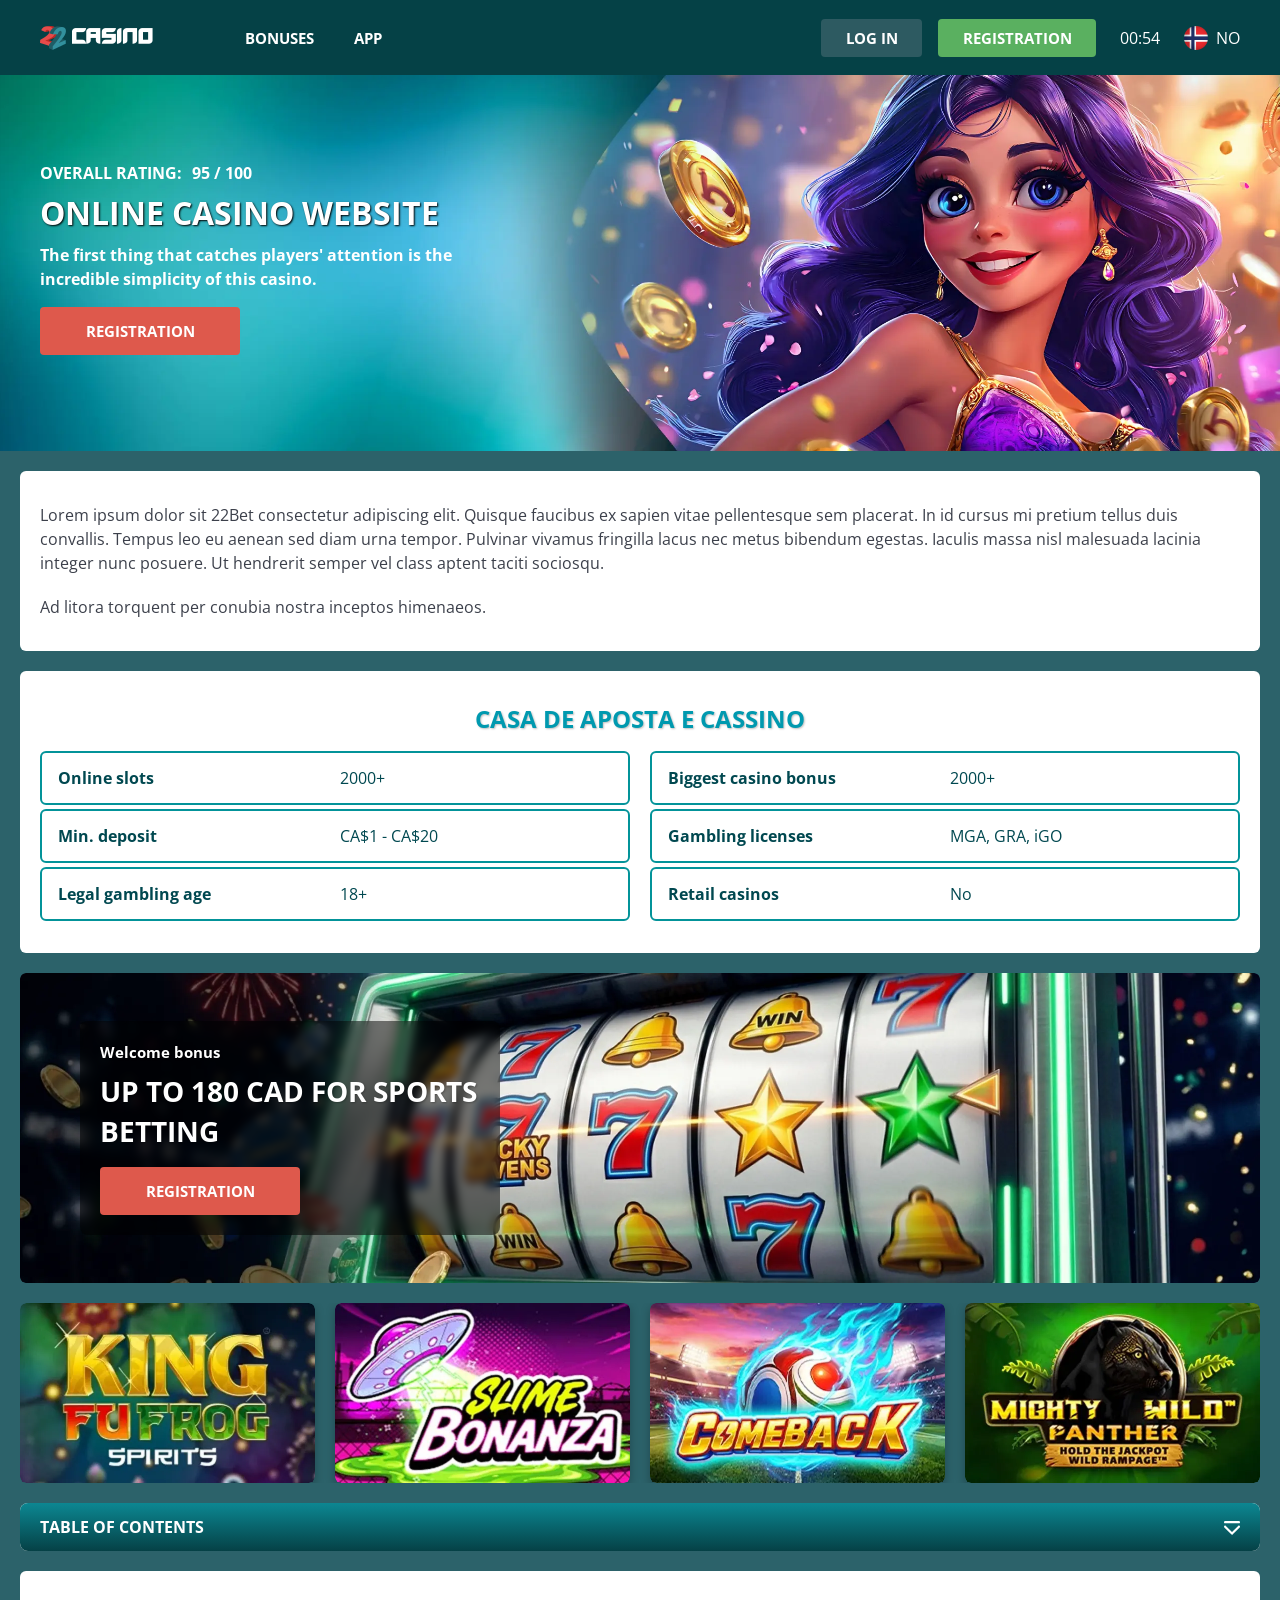
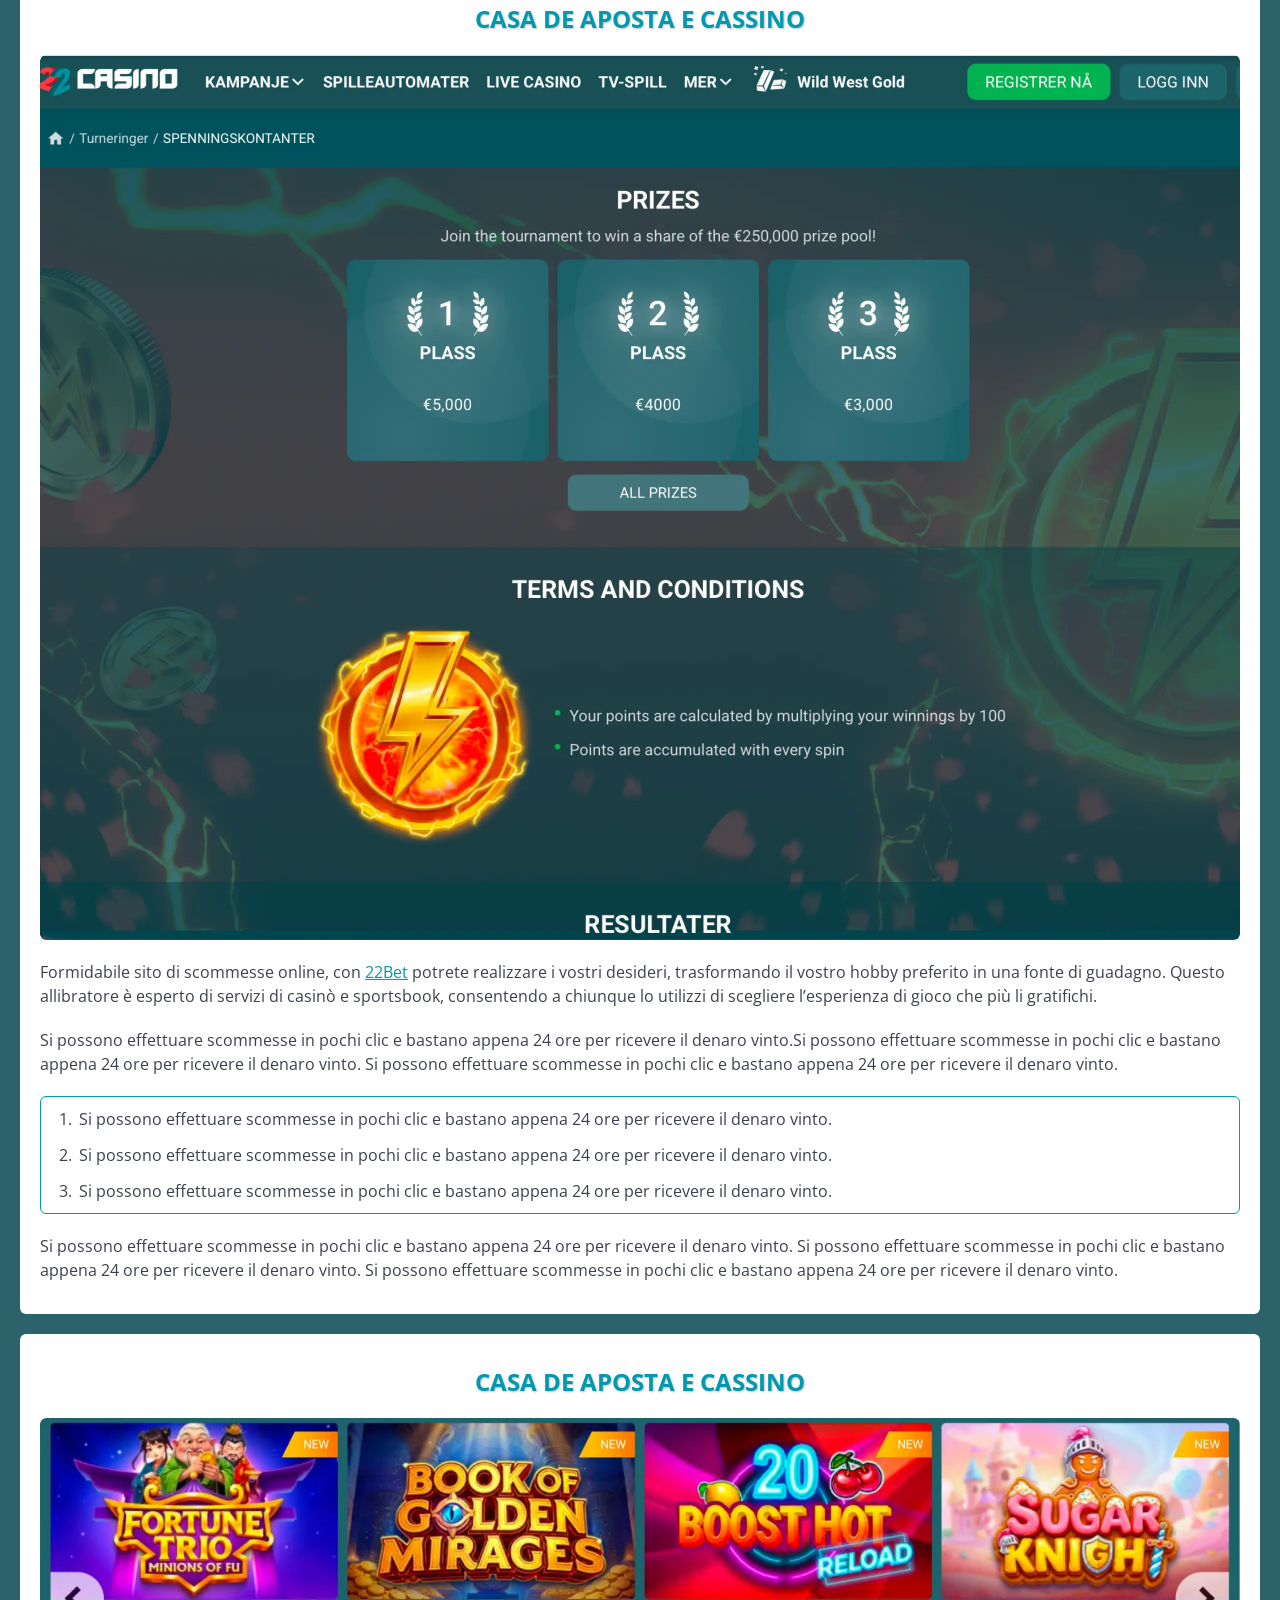
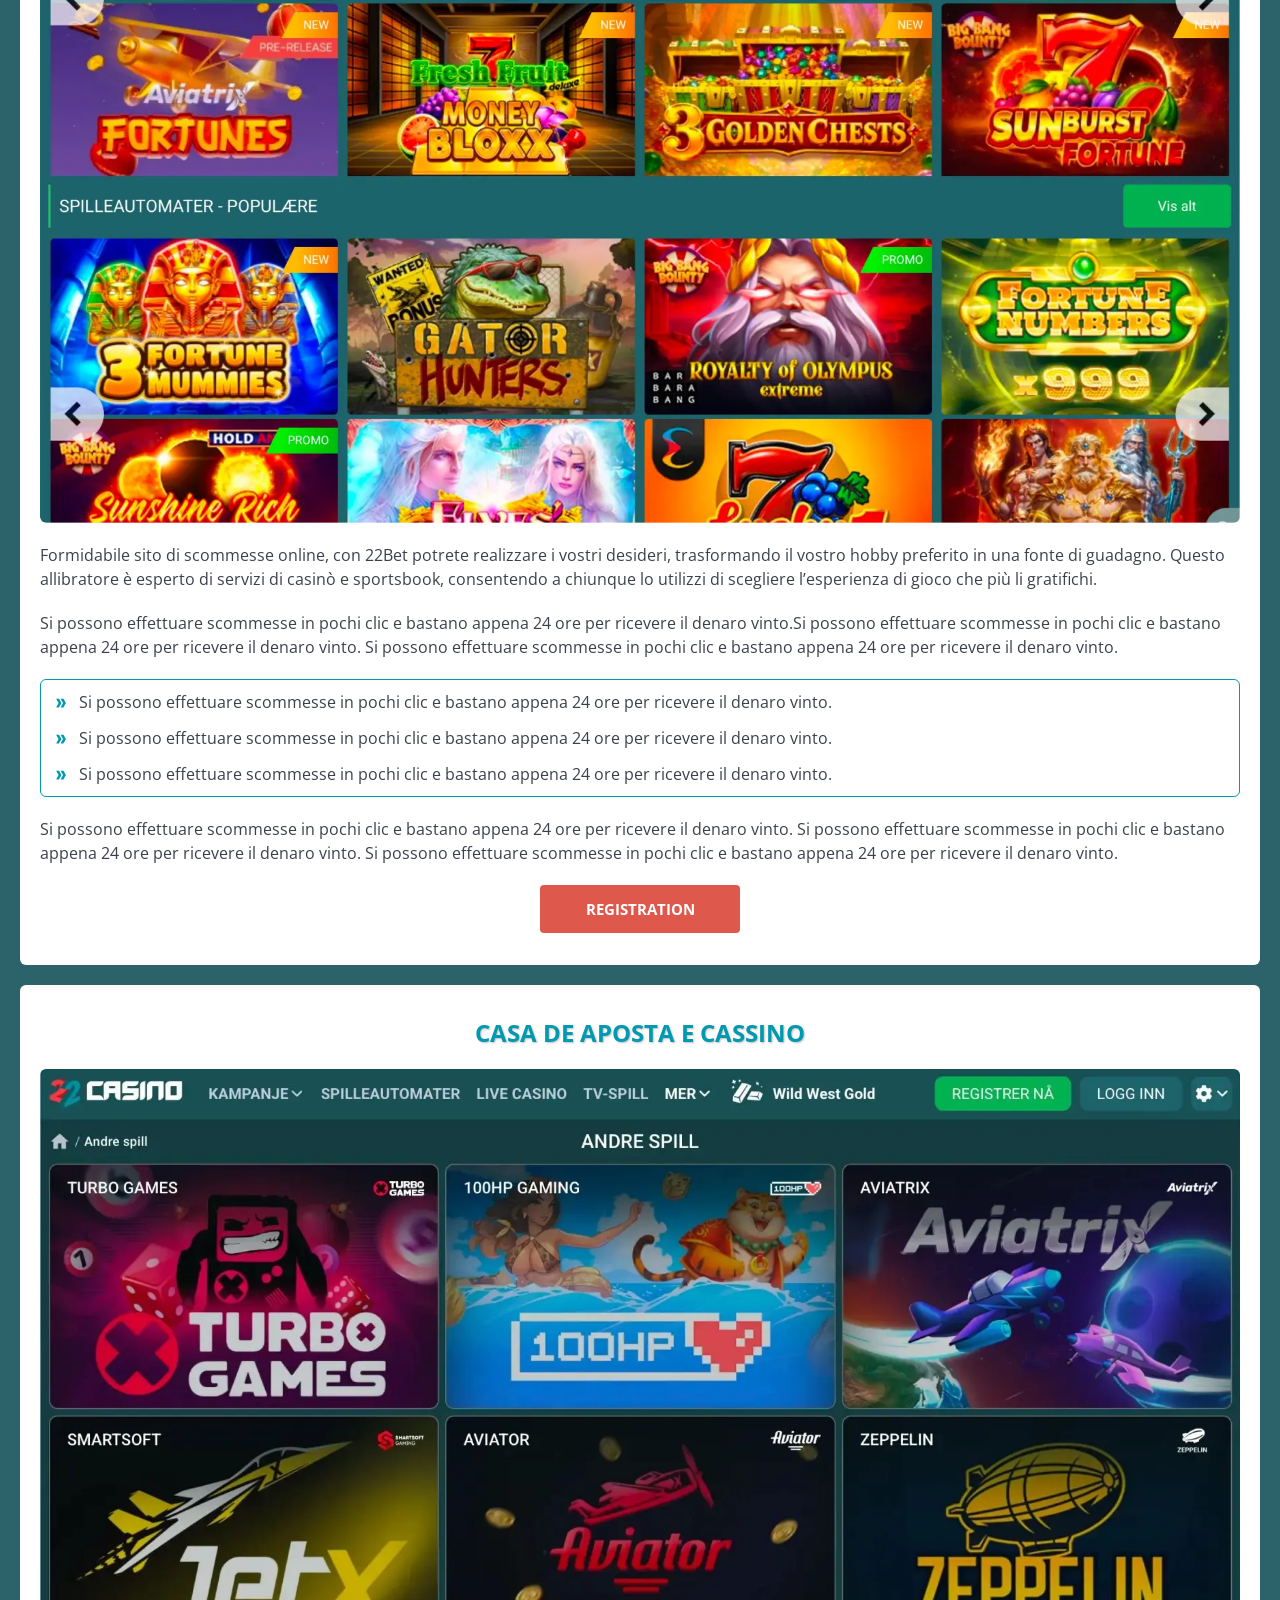
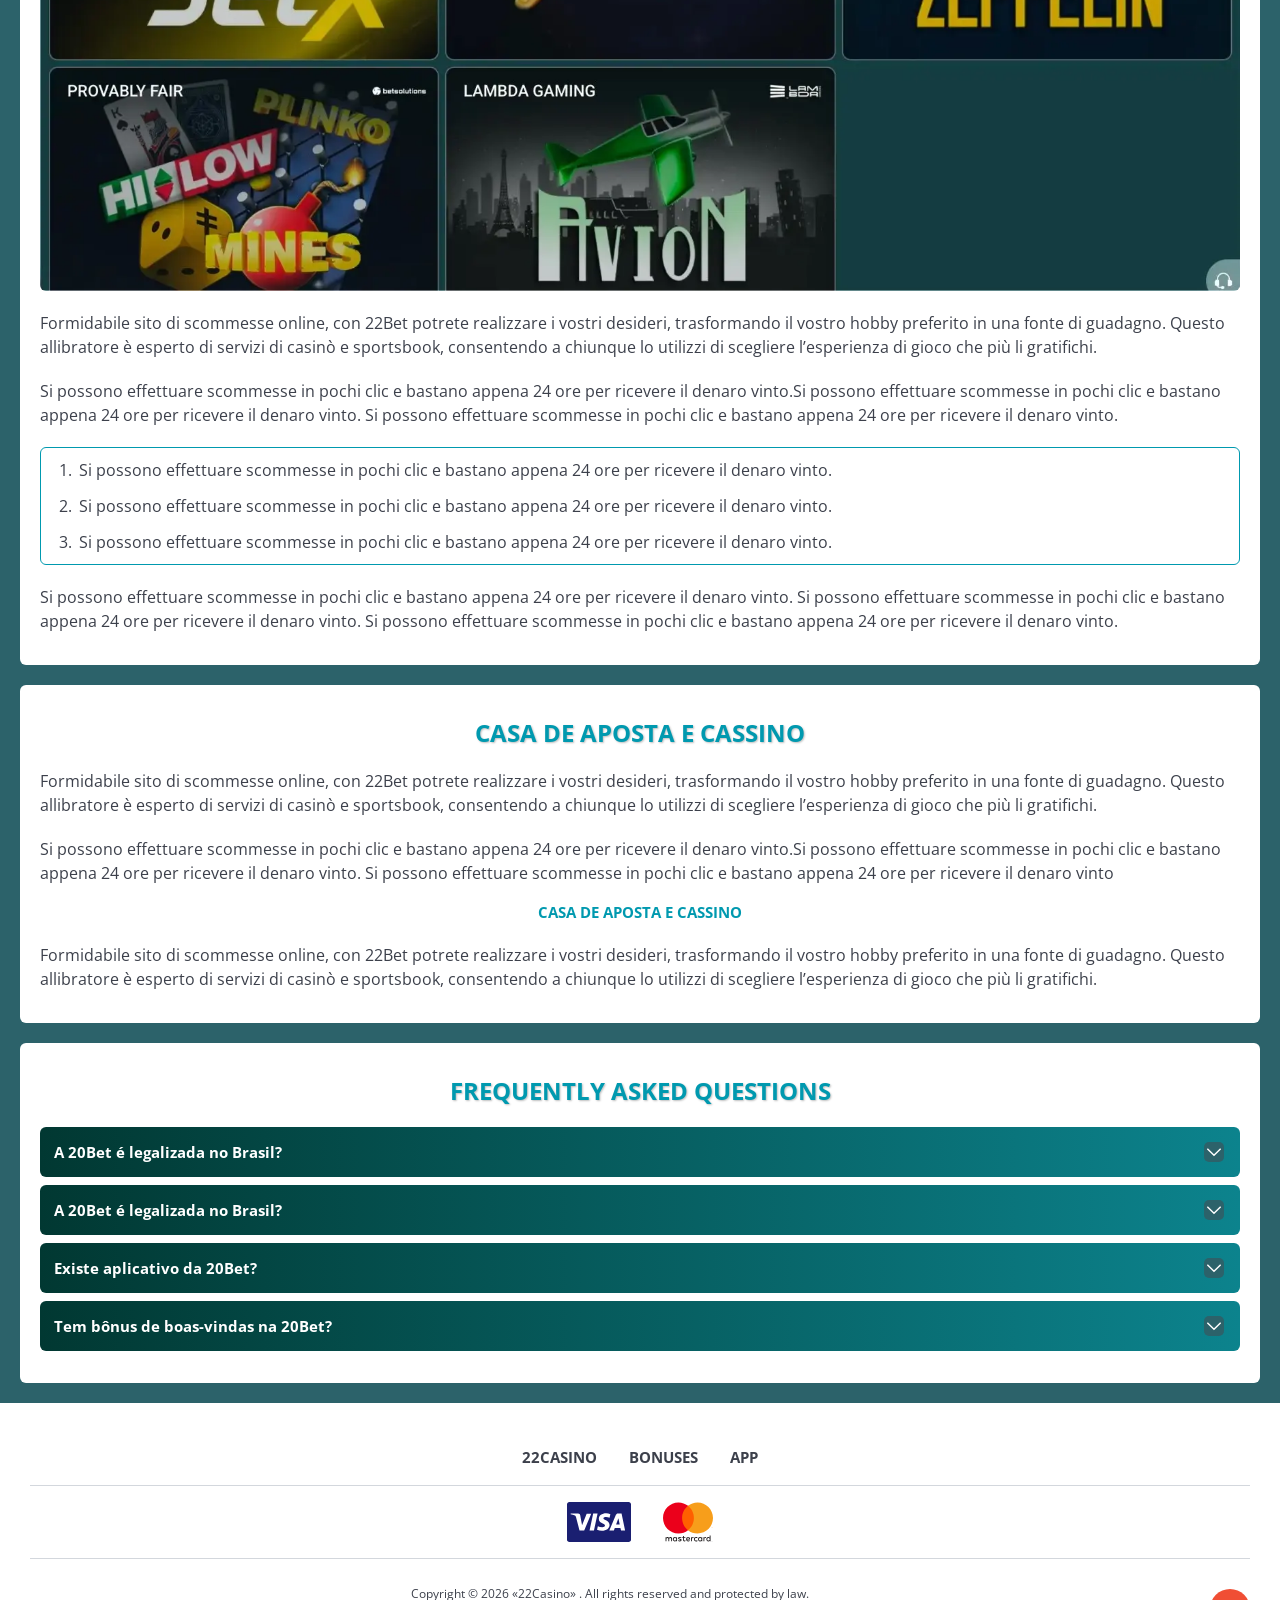
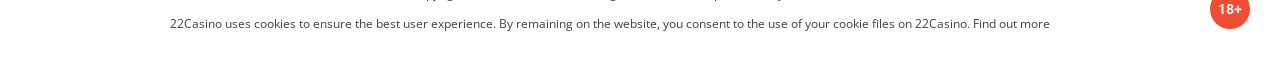
<file: index.html>
<!DOCTYPE html>
<html lang="no">
  <head>
    <meta charset="UTF-8" />
   
    <meta name="viewport" content="width=device-width, initial-scale=1.0" />
    <title>22Bet </title>
    <meta name="description" content />
    <meta property="og:site_name" content />
    <meta property="og:title" content />
    <meta property="og:type" content="website" />
    <meta property="og:url" content />
    <meta property="og:image" content />
    <meta property="og:image:alt" content />
    <meta property="og:locale" content="no" />
    <meta property="og:description" content />
    <link rel="preconnect" href="https://fonts.googleapis.com" />
    <link rel="preconnect" href="https://fonts.gstatic.com" crossorigin="anonymous" />
   <link href="https://fonts.googleapis.com/css2?family=Open+Sans:ital,wght@0,300..800;1,300..800&display=swap" rel="stylesheet">
<link href="https://fonts.googleapis.com/css?family=Roboto+Condensed&display=swap" rel="stylesheet">

   <link rel="stylesheet" href="./css/reset.css" />
    <link rel="stylesheet" href="./css/main.css" />
    <link rel="stylesheet" href="./css/media.css"/>
    <link rel="icon" href="./images/Group.png" type="image/x-icon"/>
    <script
    src="https://code.jquery.com/jquery-3.6.1.min.js"
    integrity="sha256-o88AwQnZB+VDvE9tvIXrMQaPlFFSUTR+nldQm1LuPXQ="
    crossorigin="anonymous"
  ></script>
  </head>
  <body>
    <header class="header">
      <section class="content header__content">
        <a href="./index.html" class="logo header__logo"
          ><img src="./images/logo.png" alt="logo" title
        /></a>
        <button class="header__btn-menu" >
          <svg width="16px" height="16px" viewBox="0 0 16 16" xmlns="http://www.w3.org/2000/svg">
              <rect y="0" width="16" height="3" rx="1.5"></rect>
              <rect y="6.5" width="16" height="3" rx="1.5"></rect>
              <rect y="13" width="16" height="3" rx="1.5"></rect>
            </svg>
        </button>

          <nav class="menu header__menu">
            <ul class="header__menu-list">
                
              <li >
                 <a href="./bonus.html" >
                Bonuses
              </a>
             
              
            </li>
              <li>
                <a href="./app.html">
                 App
                </a>
              </li>
           
             
            </ul>
            <div class="header__button header__button-menu " >
              <a href="#" class="button  button__login-menu">log in</a>
              <a href="#" class="button button__menu">registration</a>
            </div>
           
          </nav>
            <a href="#" class="button button__login">log in</a>
            <a href="#" class="button button__singup">registration</a>
            <div id="clock" class="header__time">00:00</div>
            <a href="#" class="header__flag">
                <span><img src="./images/flag.png" alt="flag" title /></span>
                <span>no</span>
              </a>
      </section>
    </header>
     <main class="main home main-page">
        <section class=" hero hero__page">
           
            <div class="background">
              <img src="./images/main/bg-main.webp" alt="hero" title />
              
            </div>
            <div class="hero__wrapper">
              <div class="hero__data">
                <div class="hero__rating" >
                  <p>Overall Rating:</p>
                 
                  <span >
                    <span >95</span>
                  <span>/</span> 
                  <span >100</span>
                  
                  </span>
                </div>
                <h1 class="title general hero__title">
                 Online Casino Website
                </h1>
                <p class="hero__text">The first thing that catches players' attention is the incredible simplicity of this casino.</p>
                <a href="#" class="button  hero__button">Registration</a>
               
              </div>
             
            </div>
          </section>
      <section class="main__wrap main__wrap-page">
       
       <section class="content__wrapper content__wrapper-page">

         
        
       
          <section class="content article">
            <p>
             Lorem ipsum dolor sit 22Bet consectetur adipiscing elit. Quisque faucibus ex sapien vitae pellentesque sem placerat. In id cursus mi pretium tellus duis convallis. Tempus leo eu aenean sed diam urna tempor. Pulvinar vivamus fringilla lacus nec metus bibendum egestas. Iaculis massa nisl malesuada lacinia integer nunc posuere. Ut hendrerit semper vel class aptent taciti sociosqu.
            </p>
            <p>
             Ad litora torquent per conubia nostra inceptos himenaeos.
            </p>
          </section>
      <section class="content features">
            <h2 class="title high features__title">Casa de Aposta e Cassino</h2>
           
              <table class="features__table">
               <tbody class="features__group">
                 
                   <tr>
                   <td>Online slots</td>
                   <td>2000+</td>
                  </tr>
                  <tr>
                   <td>Biggest casino bonus</td>
                   <td>2000+</td>
                  </tr>
                  <tr>
                   <td>Min. deposit</td>
                   <td>CA$1 - CA$20</td>
                  </tr>
              
                     <tr>
                     <td>Gambling licenses</td>
                     <td>MGA, GRA, iGO</td>
                   </tr>
                   <tr>
                     <td>Legal gambling age</td>
                     <td>18+</td>
                   </tr>
                   <tr>
                     <td>Retail casinos</td>
                     <td>No</td>
                   </tr>
                
               </tbody>
             </table>
            
         
           </section>  

        
             
             <section class="content banner banner-main">
            <div class="background ">
              
              <img src="./images/main/banner-main.webp" alt="banner" title />
              
            </div>
            <div class="banner__info">
                <p class="banner__subtitle">Welcome bonus</p>
              <h2 class="title high banner__title-main">
             up to 180 CAD
for sports betting
              </h2>
          
              <a href="#" class="button banner__button">Registration</a>
            </div>
          </section>
          
           <section class="content casino">
           
              <ul class="casino__list ">
                <li class="casino__item">
                    <a href="#"><div class="casino__wrapper">
                      <img class="casino__img" src="./images/main/card-main1.webp" alt="" title>
                    <div class="casino__hover casino__hover-live">
                        
                        <div class="casino-box">
                            
                        <span href="#" class="button  casino__buttons">Play now</span>
                        </div>
                    </div>
                    </div>
                    </a>
                </li>
                <li class="casino__item">
                  <a href="#"><div class="casino__wrapper">
                      <img class="casino__img" src="./images/main/card-main2.webp" alt="" title>
                    <div class="casino__hover casino__hover-live">
                        
                        <div class="casino-box">
                            
                        <span href="#" class="button  casino__buttons">Play now</span>
                        </div>
                    </div>
                    </div>
                    </a>
              </li>
              <li class="casino__item">
              <a href="#"><div class="casino__wrapper">
                      <img class="casino__img" src="./images/main/card-main3.webp" alt="" title>
                    <div class="casino__hover casino__hover-live">
                        
                        <div class="casino-box">
                            
                        <span href="#" class="button  casino__buttons">Play now</span>
                        </div>
                    </div>
                    </div>
                    </a>
            </li>
             <li class="casino__item">
                <a href="#"><div class="casino__wrapper">
                      <img class="casino__img" src="./images/main/card-main4.webp" alt="" title>
                    <div class="casino__hover casino__hover-live">
                        
                        <div class="casino-box">
                            
                        <span href="#" class="button  casino__buttons">Play now</span>
                        </div>
                    </div>
                    </div>
                    </a>
            </li>
        

              </ul>
         </section>
              <section class="content menu-review__content">
              

            
                <div class="menu__review-desk menu__review-content">Table of Contents</div>
                <ul class="menu__review menu__review-list">
                  <li><a href="#">Lorem ipsum dolor sit</a></li>
                    <li><a href="#">Amet consectetur adipiscing</a></li>
                      <li><a href="#">Quisque faucibus ex sapien vitae</a></li>
                        <li><a href="#">Ut hendrerit sempero</a></li>
                          <li><a href="#">Pulvinar vivamus fringilla</a></li>
                           <li><a href="#">Ad litora torquent per conubia</a></li>
                         
                          
                </ul>
             
          
          </section>
          
        
          <section class="content article">
            <h2 class="title high article__title">Casa de Aposta e Cassino</h2>
             <div class="images">
              <img src="./images/main/image1-main.webp" alt="banner" title />
            </div>
            <p>
             Formidabile sito di scommesse online, con <a href="#">22Bet</a> potrete realizzare i vostri desideri, trasformando il vostro hobby preferito in una fonte di guadagno. Questo allibratore è esperto di servizi di casinò e sportsbook, consentendo a chiunque lo utilizzi di scegliere l’esperienza di gioco che più li gratifichi.
            </p>
            <p>
             Si possono effettuare scommesse in pochi clic e bastano appena 24 ore per ricevere il denaro vinto.Si possono effettuare scommesse in pochi clic e bastano appena 24 ore per ricevere il denaro vinto. Si possono effettuare scommesse in pochi clic e bastano appena 24 ore per ricevere il denaro vinto.
            </p>
           <ol>
              <li>Si possono effettuare scommesse in pochi clic e bastano appena 24 ore per ricevere il denaro vinto.</li>
              <li>Si possono effettuare scommesse in pochi clic e bastano appena 24 ore per ricevere il denaro vinto.</li>
              <li>Si possono effettuare scommesse in pochi clic e bastano appena 24 ore per ricevere il denaro vinto.</li>
            </ol>
            <p>Si possono effettuare scommesse in pochi clic e bastano appena 24 ore per ricevere il denaro vinto. Si possono effettuare scommesse in pochi clic e bastano appena 24 ore per ricevere il denaro vinto. Si possono effettuare scommesse in pochi clic e bastano appena 24 ore per ricevere il denaro vinto.</p>
          </section>
           <section class="content article">
            <h2 class="title high article__title">Casa de Aposta e Cassino</h2>
             <div class="images">
              <img src="./images/main/image2-main.webp" alt="banner" title />
            </div>
            <p>
             Formidabile sito di scommesse online, con 22Bet potrete realizzare i vostri desideri, trasformando il vostro hobby preferito in una fonte di guadagno. Questo allibratore è esperto di servizi di casinò e sportsbook, consentendo a chiunque lo utilizzi di scegliere l’esperienza di gioco che più li gratifichi.
            </p>
            <p>
             Si possono effettuare scommesse in pochi clic e bastano appena 24 ore per ricevere il denaro vinto.Si possono effettuare scommesse in pochi clic e bastano appena 24 ore per ricevere il denaro vinto. Si possono effettuare scommesse in pochi clic e bastano appena 24 ore per ricevere il denaro vinto.
            </p>
           <ul>
              <li>Si possono effettuare scommesse in pochi clic e bastano appena 24 ore per ricevere il denaro vinto.</li>
              <li>Si possono effettuare scommesse in pochi clic e bastano appena 24 ore per ricevere il denaro vinto.</li>
              <li>Si possono effettuare scommesse in pochi clic e bastano appena 24 ore per ricevere il denaro vinto.</li>
            </ul>
            <p>Si possono effettuare scommesse in pochi clic e bastano appena 24 ore per ricevere il denaro vinto. Si possono effettuare scommesse in pochi clic e bastano appena 24 ore per ricevere il denaro vinto. Si possono effettuare scommesse in pochi clic e bastano appena 24 ore per ricevere il denaro vinto.</p>
         <a href="#" class="button">Registration</a>
          </section>
           <section class="content article">
            <h2 class="title high article__title">Casa de Aposta e Cassino</h2>
             <div class="images">
              <img src="./images/main/image3-main.webp" alt="banner" title />
            </div>
            <p>
             Formidabile sito di scommesse online, con 22Bet potrete realizzare i vostri desideri, trasformando il vostro hobby preferito in una fonte di guadagno. Questo allibratore è esperto di servizi di casinò e sportsbook, consentendo a chiunque lo utilizzi di scegliere l’esperienza di gioco che più li gratifichi.
            </p>
            <p>
             Si possono effettuare scommesse in pochi clic e bastano appena 24 ore per ricevere il denaro vinto.Si possono effettuare scommesse in pochi clic e bastano appena 24 ore per ricevere il denaro vinto. Si possono effettuare scommesse in pochi clic e bastano appena 24 ore per ricevere il denaro vinto.
            </p>
           <ol>
              <li>Si possono effettuare scommesse in pochi clic e bastano appena 24 ore per ricevere il denaro vinto.</li>
              <li>Si possono effettuare scommesse in pochi clic e bastano appena 24 ore per ricevere il denaro vinto.</li>
              <li>Si possono effettuare scommesse in pochi clic e bastano appena 24 ore per ricevere il denaro vinto.</li>
            </ol>
            <p>Si possono effettuare scommesse in pochi clic e bastano appena 24 ore per ricevere il denaro vinto. Si possono effettuare scommesse in pochi clic e bastano appena 24 ore per ricevere il denaro vinto. Si possono effettuare scommesse in pochi clic e bastano appena 24 ore per ricevere il denaro vinto.</p>
          </section>
           <section class="content article">
            <h2 class="title high article__title">Casa de Aposta e Cassino</h2>
            <p>Formidabile sito di scommesse online, con 22Bet potrete realizzare i vostri desideri, trasformando il vostro hobby preferito in una fonte di guadagno. Questo allibratore è esperto di servizi di casinò e sportsbook, consentendo a chiunque lo utilizzi di scegliere l’esperienza di gioco che più li gratifichi.</p>
            <p>Si possono effettuare scommesse in pochi clic e bastano appena 24 ore per ricevere il denaro vinto.Si possono effettuare scommesse in pochi clic e bastano appena 24 ore per ricevere il denaro vinto. Si possono effettuare scommesse in pochi clic e bastano appena 24 ore per ricevere il denaro vinto</p>
            <h3>Casa de Aposta e Cassino</h3>
            <p>Formidabile sito di scommesse online, con 22Bet potrete realizzare i vostri desideri, trasformando il vostro hobby preferito in una fonte di guadagno. Questo allibratore è esperto di servizi di casinò e sportsbook, consentendo a chiunque lo utilizzi di scegliere l’esperienza di gioco che più li gratifichi.</p>
           </section>

          <section class="content faq">
            <h2 class="title high faq__title">Frequently Asked Questions</h2>
            <ol class="faq__list " >
              <li class="faq__item"  >
                <h3 class="title medium faq__subtitle js-button-expander js-button-expander--faq"  >A 20Bet é legalizada no Brasil?
                 </h3>
                <div  class="faq__answer js-expand-content js-expand-content--faq" >
                  <p  >
                    Sim, a casa de apostas tem licença emitida por Curaçao, que é reconhecida no Brasil e a permite atuar por aqui.
                  </p>
                </div>
              </li>
              <li class="faq__item"  >
                <h3 class="title medium faq__subtitle js-button-expander js-button-expander--faq"  >A 20Bet é legalizada no Brasil?</h3>
                <div class="faq__answer js-expand-content js-expand-content--faq" >
                  <p  >
                    Sim, a casa de apostas tem licença emitida por Curaçao, que é reconhecida no Brasil e a permite atuar por aqui.
                  </p>
                </div>
              </li> 
              <li class="faq__item"  >
                <h3 class="title medium faq__subtitle js-button-expander js-button-expander--faq"  >Existe aplicativo da 20Bet?</h3>
                <div class="faq__answer js-expand-content js-expand-content--faq" >
                  <p  >
                   Sim, disponível para sistemas operacionais iOS e Android.
                  </p>
                </div>
              </li> 
              <li class="faq__item"  >
                <h3 class="title medium faq__subtitle js-button-expander js-button-expander--faq"  >Tem bônus de boas-vindas na 20Bet?</h3>
                <div class="faq__answer js-expand-content js-expand-content--faq" >
                  <p  >
                   O pacote especial para novos usuários da 20Bet paga 100% sobre o primeiro depósito, com limite de 600 BRL.
                  </p>
                </div>
              </li> 
             
            </ol>
          </section>
          
        </section> 
      
        <div class=""  onclick="scrollToTop()">
          <button class="main__arrow" id="scrollToTopBtn"></button>
        </div> 
        
      </section>
    </main> 
     <footer class=" footer ">
      <section class="content footer__content">
        <ul class="footer__menu">
         <li><a href="/">22casino</a></li>
         <li><a href="./bonus.html">Bonuses</a></li>
         <li><a href="./app.html">App</a></li>
        
        </ul>
          <ul class="footer__cards-list">
           
            <li>
              <a href="#"
                ><img src="./images/footer-img1.svg" alt="card" title
              /></a>
            </li>
           <li>
              <a href="#"
                ><img src="./images/footer-img2.svg" alt="card" title
              /></a>
            </li> 
          </ul>
       
        <div class="footer__wrapp">
          <div class="footer__text">
           
            <p>Copyright &copy; 2026 «22Casino» . All rights reserved and protected by law.
</p>
<p>22Casino uses cookies to ensure the best user experience. By remaining on the website, you consent to the use of your cookie files on 22Casino. Find out more</p>
           
          </div>
         <div class="footer__box">
           <div class="footer__age">
          <img src="./images/age.svg" alt="" title>
          </div>
         
         </div>
        </div>
      
      </section>
    </footer>
    <script src="./js/arrowUp.js" defer></script>
    <script src="./js/sidebar.js" defer></script>
    <script src="./js/expander.js" defer></script>
    <script src="./js/mobile-menu.js" defer></script>
    <script src="./js/clock.js" defer></script>
  </body>
</html>
</file>
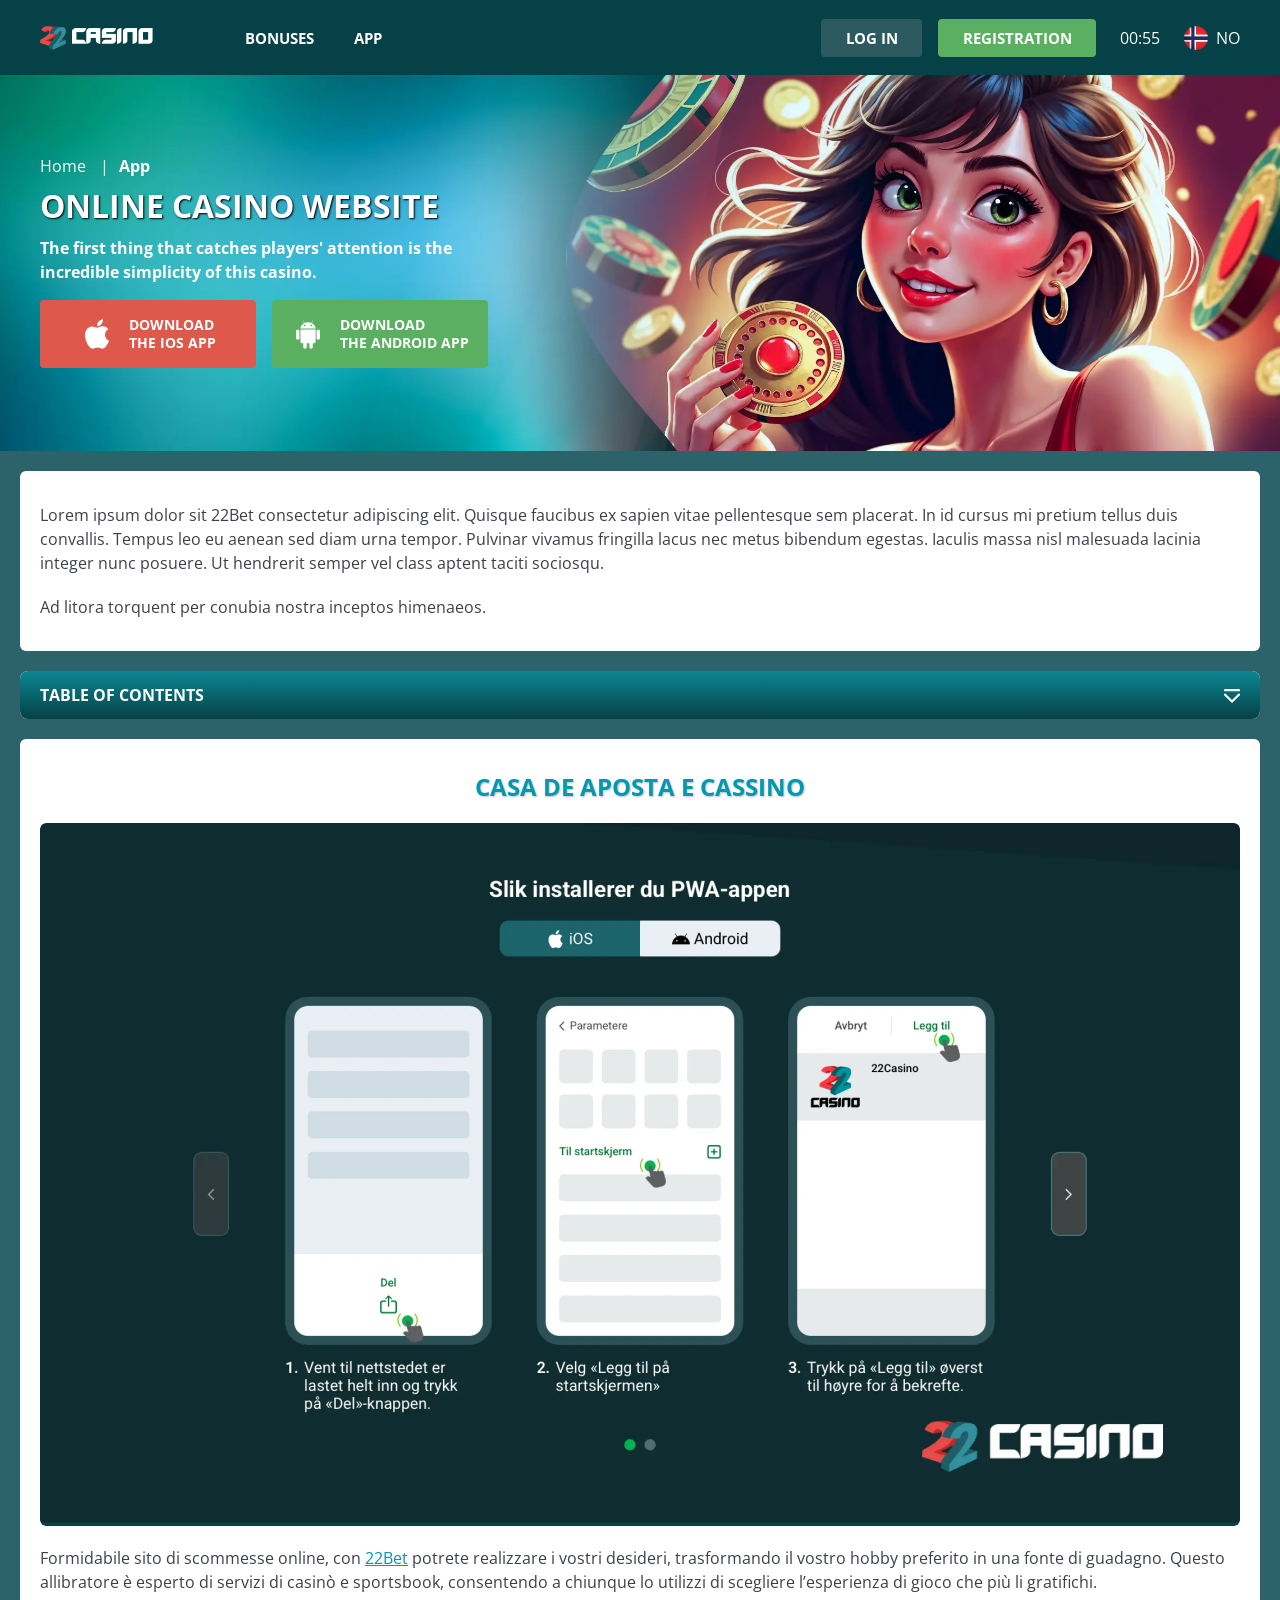
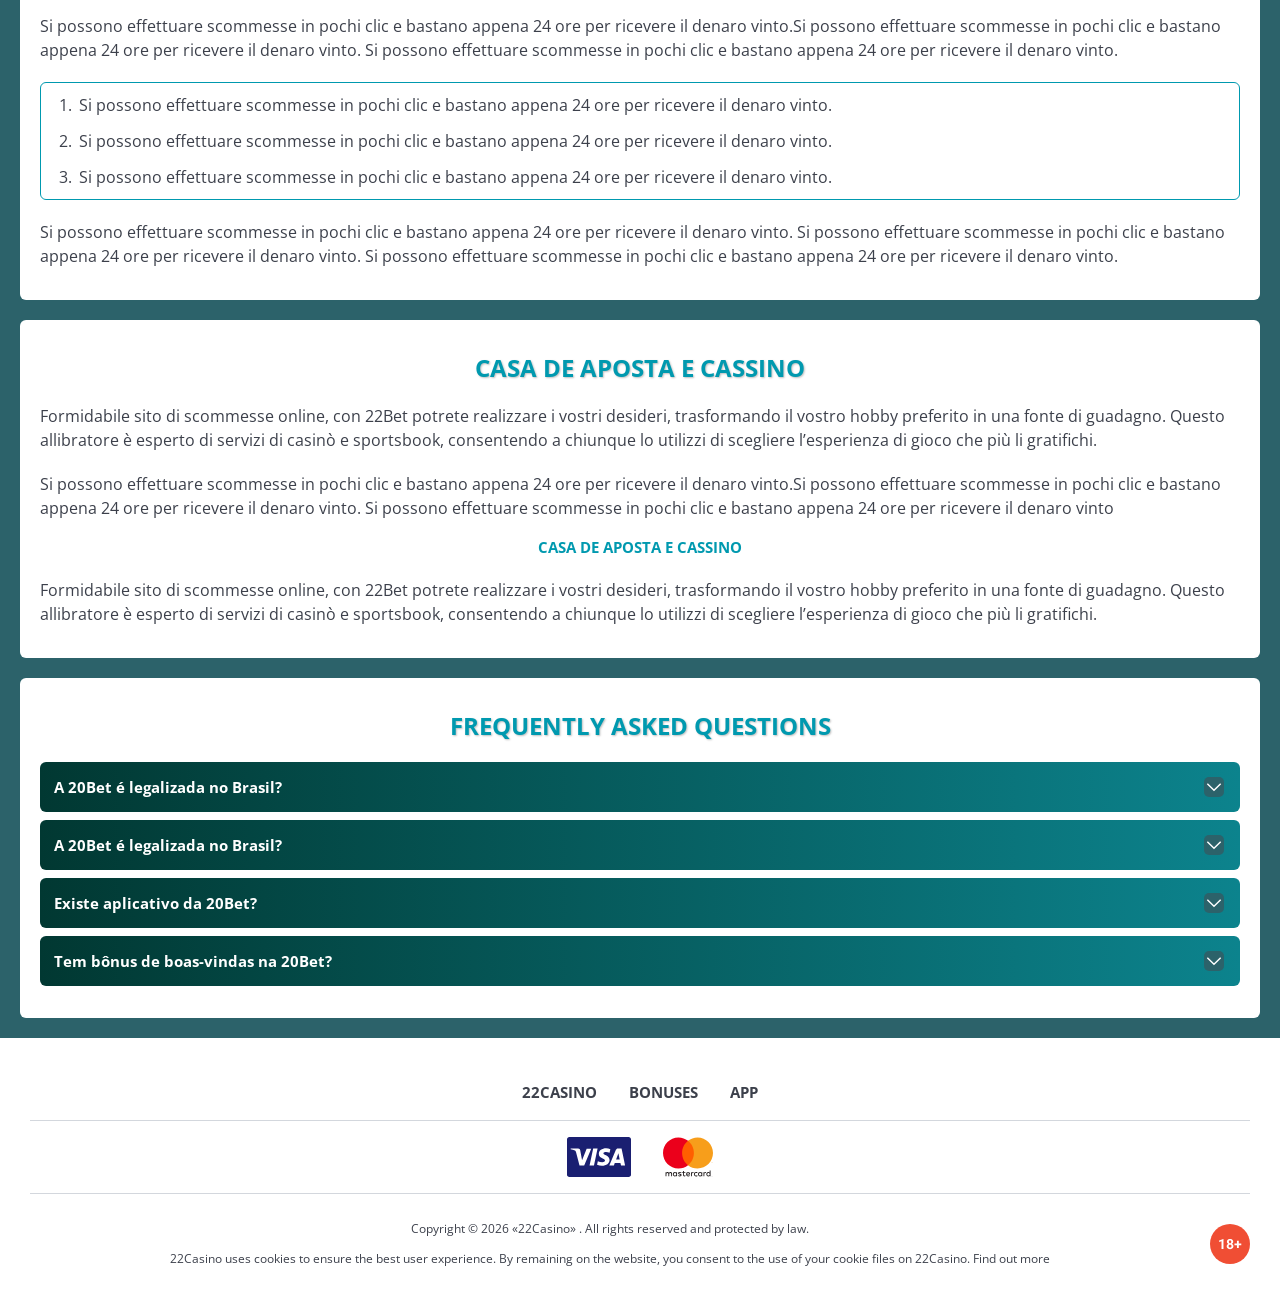
<file: app.html>
<!DOCTYPE html>
<html lang="no">
  <head>
    <meta charset="UTF-8" />
   
    <meta name="viewport" content="width=device-width, initial-scale=1.0" />
    <title>22Bet </title>
    <meta name="description" content />
    <meta property="og:site_name" content />
    <meta property="og:title" content />
    <meta property="og:type" content="website" />
    <meta property="og:url" content />
    <meta property="og:image" content />
    <meta property="og:image:alt" content />
    <meta property="og:locale" content="no" />
    <meta property="og:description" content />
    <link rel="preconnect" href="https://fonts.googleapis.com" />
    <link rel="preconnect" href="https://fonts.gstatic.com" crossorigin="anonymous" />
   <link href="https://fonts.googleapis.com/css2?family=Open+Sans:ital,wght@0,300..800;1,300..800&display=swap" rel="stylesheet">
<link href="https://fonts.googleapis.com/css?family=Roboto+Condensed&display=swap" rel="stylesheet">

   <link rel="stylesheet" href="./css/reset.css" />
    <link rel="stylesheet" href="./css/main.css" />
    <link rel="stylesheet" href="./css/media.css"/>
    <link rel="icon" href="./images/Group.png" type="image/x-icon"/>
    <script
    src="https://code.jquery.com/jquery-3.6.1.min.js"
    integrity="sha256-o88AwQnZB+VDvE9tvIXrMQaPlFFSUTR+nldQm1LuPXQ="
    crossorigin="anonymous"
  ></script>
  </head>
  <body>
    <header class="header">
      <section class="content header__content">
        <a href="./index.html" class="logo header__logo"
          ><img src="./images/logo.png" alt="logo" title
        /></a>
        <button class="header__btn-menu" >
          <svg width="16px" height="16px" viewBox="0 0 16 16" xmlns="http://www.w3.org/2000/svg">
              <rect y="0" width="16" height="3" rx="1.5"></rect>
              <rect y="6.5" width="16" height="3" rx="1.5"></rect>
              <rect y="13" width="16" height="3" rx="1.5"></rect>
            </svg>
        </button>

          <nav class="menu header__menu">
        <ul class="header__menu-list">
                
              <li >
                 <a href="./bonus.html" >
                Bonuses
              </a>
             
              
            </li>
              <li>
                <a href="./app.html">
                 App
                </a>
              </li>
           
             
            </ul>
            <div class="header__button header__button-menu " >
              <a href="#" class="button  button__login-menu">log in</a>
              <a href="#" class="button button__menu">registration</a>
            </div>
           
          </nav>
            <a href="#" class="button button__login">log in</a>
            <a href="#" class="button button__singup">registration</a>
            <div id="clock" class="header__time">00:00</div>
            <a href="#" class="header__flag">
                <span><img src="./images/flag.png" alt="flag" title /></span>
                <span>no</span>
              </a>
      </section>
    </header>
     <main class="main home main-page">
        <section class=" hero hero__page">
           
            <div class="background background-page">
              <img src="./images/app/bg-app.webp" alt="hero" title />
              
            </div>
            <div class="hero__wrapper hero__wrapper-page">
              <div class="hero__data hero__data-bonus">
                <ul
                class="breadcrumbs "
                
              >
                <li
                  
                >
                  <a href="#" >
                    <span >Home</span></a
                  >
                 
                </li>
                <li
                  
                >
                  <a href="/" > <span >App</span></a>
                 
                </li>
              </ul>
                <h1 class="title general hero__title">
                  Online Casino Website
                </h1>
                 <p class="hero__text">The first thing that catches players' attention is the incredible simplicity of this casino.</p>
               
              <div class="banner__content banner__content-app">
             
                  <a href="#" class="banner__btn banner__btn-app">
                    <img src="./images/main/apple-app.svg" alt="icon" title>
                   Download  </br>
THE IOS APP
                  </a>
                  <a href="#" class="banner__btn banner__btn-android"
                    > <img src="./images/main/android-app.svg" alt="icon" title>Download  </br>
THE android APP</a
                  >
                </div>
              </div>
             
            </div>
          </section>
      <section class="main__wrap main__wrap-page">
       
       <section class="content__wrapper content__wrapper-page">

         
        
       
          <section class="content article">
            <p>
             Lorem ipsum dolor sit 22Bet consectetur adipiscing elit. Quisque faucibus ex sapien vitae pellentesque sem placerat. In id cursus mi pretium tellus duis convallis. Tempus leo eu aenean sed diam urna tempor. Pulvinar vivamus fringilla lacus nec metus bibendum egestas. Iaculis massa nisl malesuada lacinia integer nunc posuere. Ut hendrerit semper vel class aptent taciti sociosqu.
            </p>
            <p>
             Ad litora torquent per conubia nostra inceptos himenaeos.
            </p>
          </section>
         
       <section class="content menu-review__content">
              

            
                <div class="menu__review-desk menu__review-content">Table of Contents</div>
                <ul class="menu__review menu__review-list">
                  <li><a href="#">Lorem ipsum dolor sit</a></li>
                    <li><a href="#">Amet consectetur adipiscing</a></li>
                      <li><a href="#">Quisque faucibus ex sapien vitae</a></li>
                        <li><a href="#">Ut hendrerit sempero</a></li>
                          <li><a href="#">Pulvinar vivamus fringilla</a></li>
                           <li><a href="#">Ad litora torquent per conubia</a></li>
                         
                          
                </ul>
             
          
          </section>
        
          <section class="content article">
            <h2 class="title high article__title">Casa de Aposta e Cassino</h2>
             <div class="images">
              <img src="./images/app/image1-app.webp" alt="banner" title />
            </div>
            <p>
             Formidabile sito di scommesse online, con <a href="#">22Bet</a> potrete realizzare i vostri desideri, trasformando il vostro hobby preferito in una fonte di guadagno. Questo allibratore è esperto di servizi di casinò e sportsbook, consentendo a chiunque lo utilizzi di scegliere l’esperienza di gioco che più li gratifichi.
            </p>
            <p>
             Si possono effettuare scommesse in pochi clic e bastano appena 24 ore per ricevere il denaro vinto.Si possono effettuare scommesse in pochi clic e bastano appena 24 ore per ricevere il denaro vinto. Si possono effettuare scommesse in pochi clic e bastano appena 24 ore per ricevere il denaro vinto.
            </p>
           <ol>
              <li>Si possono effettuare scommesse in pochi clic e bastano appena 24 ore per ricevere il denaro vinto.</li>
              <li>Si possono effettuare scommesse in pochi clic e bastano appena 24 ore per ricevere il denaro vinto.</li>
              <li>Si possono effettuare scommesse in pochi clic e bastano appena 24 ore per ricevere il denaro vinto.</li>
            </ol>
            <p>Si possono effettuare scommesse in pochi clic e bastano appena 24 ore per ricevere il denaro vinto. Si possono effettuare scommesse in pochi clic e bastano appena 24 ore per ricevere il denaro vinto. Si possono effettuare scommesse in pochi clic e bastano appena 24 ore per ricevere il denaro vinto.</p>
          </section>
         
         
           <section class="content article">
            <h2 class="title high article__title">Casa de Aposta e Cassino</h2>
            <p>Formidabile sito di scommesse online, con 22Bet potrete realizzare i vostri desideri, trasformando il vostro hobby preferito in una fonte di guadagno. Questo allibratore è esperto di servizi di casinò e sportsbook, consentendo a chiunque lo utilizzi di scegliere l’esperienza di gioco che più li gratifichi.</p>
            <p>Si possono effettuare scommesse in pochi clic e bastano appena 24 ore per ricevere il denaro vinto.Si possono effettuare scommesse in pochi clic e bastano appena 24 ore per ricevere il denaro vinto. Si possono effettuare scommesse in pochi clic e bastano appena 24 ore per ricevere il denaro vinto</p>
            <h3>Casa de Aposta e Cassino</h3>
            <p>Formidabile sito di scommesse online, con 22Bet potrete realizzare i vostri desideri, trasformando il vostro hobby preferito in una fonte di guadagno. Questo allibratore è esperto di servizi di casinò e sportsbook, consentendo a chiunque lo utilizzi di scegliere l’esperienza di gioco che più li gratifichi.</p>
           </section>

          <section class="content faq">
            <h2 class="title high faq__title">Frequently Asked Questions</h2>
            <ul class="faq__list " >
              <li class="faq__item"  >
                <h3 class="title medium faq__subtitle js-button-expander js-button-expander--faq"  >A 20Bet é legalizada no Brasil?
                 </h3>
                <div  class="faq__answer js-expand-content js-expand-content--faq" >
                  <p  >
                    Sim, a casa de apostas tem licença emitida por Curaçao, que é reconhecida no Brasil e a permite atuar por aqui.
                  </p>
                </div>
              </li>
              <li class="faq__item"  >
                <h3 class="title medium faq__subtitle js-button-expander js-button-expander--faq"  >A 20Bet é legalizada no Brasil?</h3>
                <div class="faq__answer js-expand-content js-expand-content--faq" >
                  <p  >
                    Sim, a casa de apostas tem licença emitida por Curaçao, que é reconhecida no Brasil e a permite atuar por aqui.
                  </p>
                </div>
              </li> 
              <li class="faq__item"  >
                <h3 class="title medium faq__subtitle js-button-expander js-button-expander--faq"  >Existe aplicativo da 20Bet?</h3>
                <div class="faq__answer js-expand-content js-expand-content--faq" >
                  <p  >
                   Sim, disponível para sistemas operacionais iOS e Android.
                  </p>
                </div>
              </li> 
              <li class="faq__item"  >
                <h3 class="title medium faq__subtitle js-button-expander js-button-expander--faq"  >Tem bônus de boas-vindas na 20Bet?</h3>
                <div class="faq__answer js-expand-content js-expand-content--faq" >
                  <p  >
                   O pacote especial para novos usuários da 20Bet paga 100% sobre o primeiro depósito, com limite de 600 BRL.
                  </p>
                </div>
              </li> 
             
            </ul>
          </section>
          
        </section> 
      
        <div class=""  onclick="scrollToTop()">
          <button class="main__arrow" id="scrollToTopBtn"></button>
        </div> 
        
      </section>
    </main> 
  <footer class=" footer ">
      <section class="content footer__content">
        <ul class="footer__menu">
         <li><a href="/">22casino</a></li>
         <li><a href="./bonus.html">Bonuses</a></li>
         <li><a href="./app.html">App</a></li>
        
        </ul>
          <ul class="footer__cards-list">
           
            <li>
              <a href="#"
                ><img src="./images/footer-img1.svg" alt="card" title
              /></a>
            </li>
           <li>
              <a href="#"
                ><img src="./images/footer-img2.svg" alt="card" title
              /></a>
            </li> 
          </ul>
       
        <div class="footer__wrapp">
          <div class="footer__text">
           
            <p>Copyright &copy; 2026 «22Casino» . All rights reserved and protected by law.
</p>
<p>22Casino uses cookies to ensure the best user experience. By remaining on the website, you consent to the use of your cookie files on 22Casino. Find out more</p>
           
          </div>
         <div class="footer__box">
           <div class="footer__age">
          <img src="./images/age.svg" alt="" title>
          </div>
         
         </div>
        </div>
      
      </section>
    </footer>
    <script src="./js/arrowUp.js" defer></script>
    <script src="./js/sidebar.js" defer></script>
    <script src="./js/expander.js" defer></script>
    <script src="./js/mobile-menu.js" defer></script>
    <script src="./js/clock.js" defer></script>
  </body>
</html>
</file>
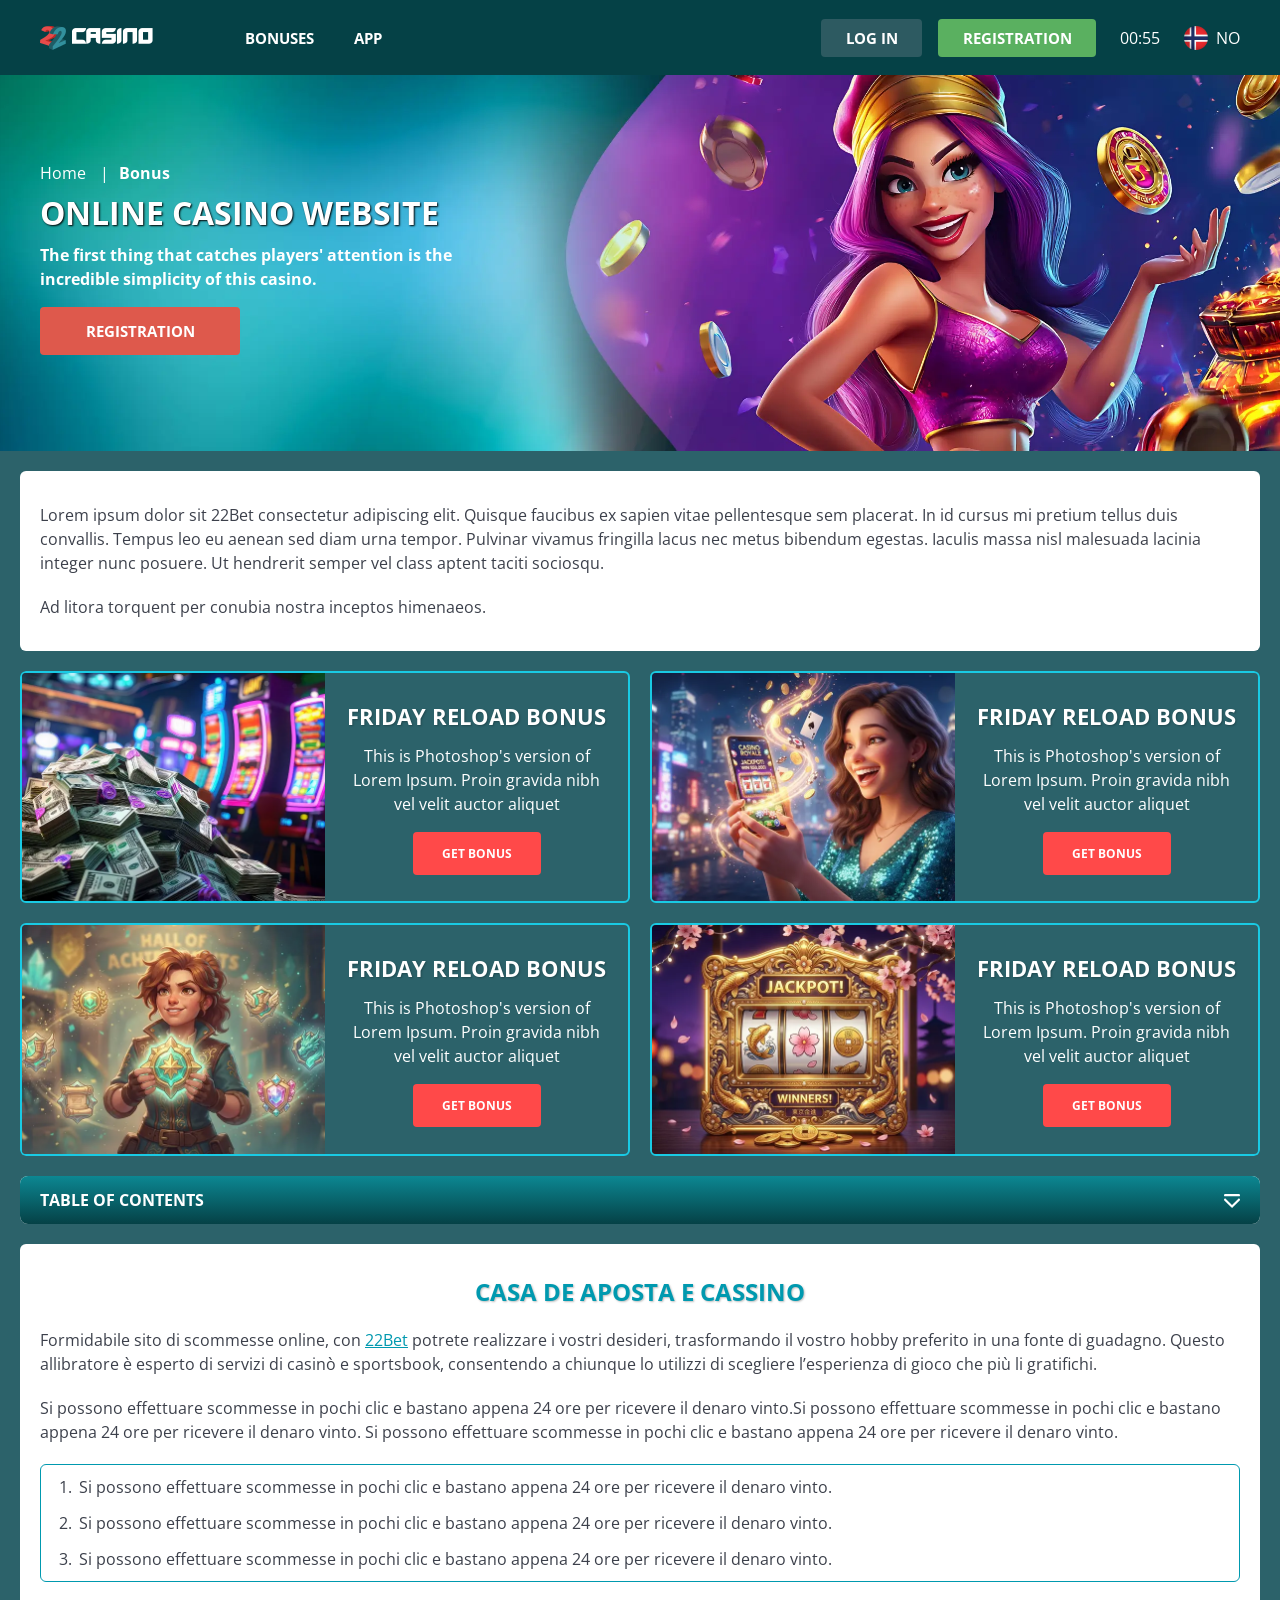
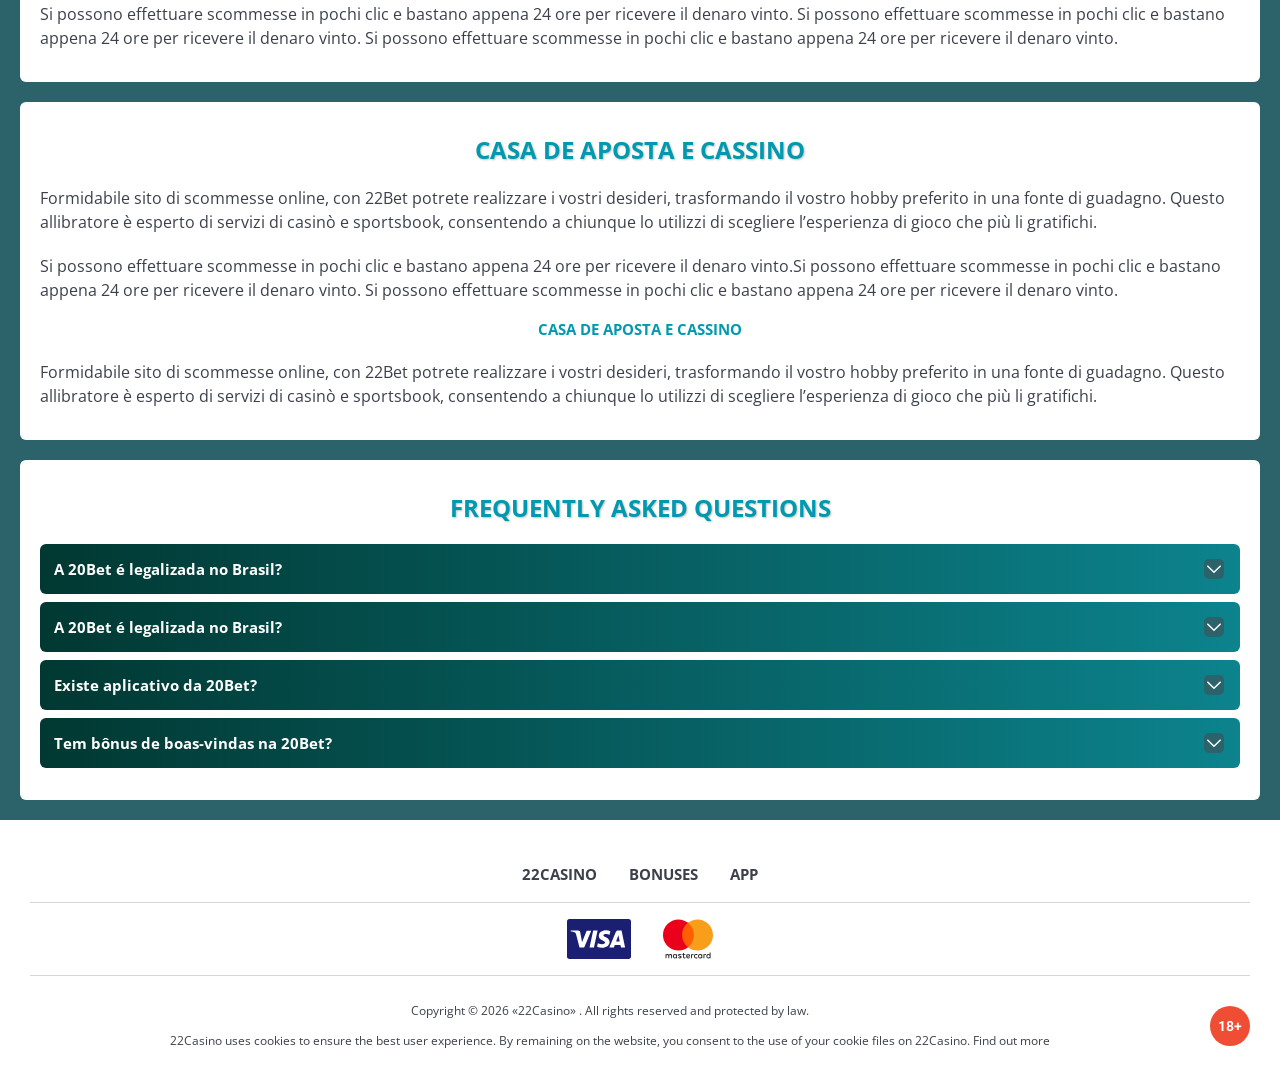
<file: bonus.html>
<!DOCTYPE html>
<html lang="no">
  <head>
    <meta charset="UTF-8" />
   
    <meta name="viewport" content="width=device-width, initial-scale=1.0" />
    <title>22Bet </title>
    <meta name="description" content />
    <meta property="og:site_name" content />
    <meta property="og:title" content />
    <meta property="og:type" content="website" />
    <meta property="og:url" content />
    <meta property="og:image" content />
    <meta property="og:image:alt" content />
    <meta property="og:locale" content="no" />
    <meta property="og:description" content />
    <link rel="preconnect" href="https://fonts.googleapis.com" />
    <link rel="preconnect" href="https://fonts.gstatic.com" crossorigin="anonymous" />
    
   <link href="https://fonts.googleapis.com/css2?family=Open+Sans:ital,wght@0,300..800;1,300..800&display=swap" rel="stylesheet">
<link href="https://fonts.googleapis.com/css?family=Roboto+Condensed&display=swap" rel="stylesheet">

    <link rel="stylesheet" href="./css/reset.css" />
    <link rel="stylesheet" href="./css/main.css" />
    <link rel="stylesheet" href="./css/media.css"/>
    <link rel="icon" href="./images/Group.png" type="image/x-icon"/>
    <script
    src="https://code.jquery.com/jquery-3.6.1.min.js"
    integrity="sha256-o88AwQnZB+VDvE9tvIXrMQaPlFFSUTR+nldQm1LuPXQ="
    crossorigin="anonymous"
  ></script>
  </head>
  <body>
  <header class="header">
      <section class="content header__content">
        <a href="./index.html" class="logo header__logo"
          ><img src="./images/logo.png" alt="logo" title
        /></a>
        <button class="header__btn-menu" >
          <svg width="16px" height="16px" viewBox="0 0 16 16" xmlns="http://www.w3.org/2000/svg">
              <rect y="0" width="16" height="3" rx="1.5"></rect>
              <rect y="6.5" width="16" height="3" rx="1.5"></rect>
              <rect y="13" width="16" height="3" rx="1.5"></rect>
            </svg>
        </button>

          <nav class="menu header__menu">
      <ul class="header__menu-list">
                
              <li >
                 <a href="./bonus.html" >
                Bonuses
              </a>
             
              
            </li>
              <li>
                <a href="./app.html">
                 App
                </a>
              </li>
           
             
            </ul>
            <div class="header__button header__button-menu " >
              <a href="#" class="button  button__login-menu">log in</a>
              <a href="#" class="button button__menu">registration</a>
            </div>
           
          </nav>
            <a href="#" class="button button__login">log in</a>
            <a href="#" class="button button__singup">registration</a>
            <div id="clock" class="header__time">00:00</div>
            <a href="#" class="header__flag">
                <span><img src="./images/flag.png" alt="flag" title /></span>
                <span>no</span>
              </a>
      </section>
    </header>
     <main class="main home main-page">
        <section class=" hero hero__page">
           
            <div class="background ">
              <img src="./images/bonus/bg-bonus.webp" alt="hero" title />
              
            </div>
            <div class="hero__wrapper hero__wrapper-page">
              <div class="hero__data hero__data-bonus">
                <ul
                class="breadcrumbs "
                
              >
                <li
                  
                >
                  <a href="/" >
                    <span >Home</span></a
                  >
                 
                </li>
                <li
                  
                >
                  <a href="#" > <span >Bonus</span></a>
                 
                </li>
              </ul>
                <h1 class="title general hero__title">
                  Online Casino Website
                </h1>
                 <p class="hero__text">The first thing that catches players' attention is the incredible simplicity of this casino.</p>
               
                <a href="#" class="button  hero__button ">Registration</a>
               
              </div>
             
            </div>
          </section>
      <section class="main__wrap main__wrap-page">
       
       <section class="content__wrapper content__wrapper-page">
        <section class="content article">
            <p>
             Lorem ipsum dolor sit 22Bet consectetur adipiscing elit. Quisque faucibus ex sapien vitae pellentesque sem placerat. In id cursus mi pretium tellus duis convallis. Tempus leo eu aenean sed diam urna tempor. Pulvinar vivamus fringilla lacus nec metus bibendum egestas. Iaculis massa nisl malesuada lacinia integer nunc posuere. Ut hendrerit semper vel class aptent taciti sociosqu.
            </p>
            <p>
             Ad litora torquent per conubia nostra inceptos himenaeos.
            </p>
          </section>
        
      <section class="content bonuses">
            <ul class="bonuses__list">
               <li class="  bonuses__item">
                 
                 <div class="images__wrap">
                   <div class=" bonuses__img">
                     <img src="./images/bonus/banner-bonus1.webp" alt="" title="">
                  </div>
               <div class="bonuses__desc">
                     <div class="wrap">
                        
                        <h2 class="title high bonuses__title">Friday Reload Bonus</h2>
                        <div class="bonuses__text">
                       <p>This is Photoshop's version of Lorem Ipsum. Proin gravida nibh vel velit auctor aliquet</p>   
                        </div>
                        
                     </div>
                     <div class="bonuses__buttons">
                      
                          <a href="#" class="button bonuses__button">Get Bonus</a>
                         
                   
                   </div>
                  </div>
                 </div>
                  
               </li>
               <li class="bonuses__item">
                 <div class="images__wrap">
                  <div class=" bonuses__img">
                     <img src="./images/bonus/banner-bonus2.webp" alt="" title="">
                  </div>
            <div class="bonuses__desc">
                     <div class="wrap">
                        
                        <h2 class="title high bonuses__title">Friday Reload Bonus</h2>
                        <div class="bonuses__text">
                       <p>This is Photoshop's version of Lorem Ipsum. Proin gravida nibh vel velit auctor aliquet</p>   
                        </div>
                        
                     </div>
                     <div class="bonuses__buttons">
                      
                          <a href="#" class="button bonuses__button">Get Bonus</a>
                         
                   
                   </div>
                  </div>
                 </div>
               </li>
               <li class="bonuses__item">
                <div class="images__wrap">
                  <div class=" bonuses__img">
                     <img src="./images/bonus/banner-bonus3.webp" alt="" title="">
                  </div>
                     <div class="bonuses__desc">
                     <div class="wrap">
                        
                        <h2 class="title high bonuses__title">Friday Reload Bonus</h2>
                        <div class="bonuses__text">
                       <p>This is Photoshop's version of Lorem Ipsum. Proin gravida nibh vel velit auctor aliquet</p>   
                        </div>
                        
                     </div>
                     <div class="bonuses__buttons">
                      
                          <a href="#" class="button bonuses__button">Get Bonus</a>
                         
                   
                   </div>
                  </div>
                </div>
               </li>
                    <li class="bonuses__item">
                <div class="images__wrap">
                  <div class=" bonuses__img">
                     <img src="./images/bonus/banner-bonus4.webp" alt="" title="">
                  </div>
                      <div class="bonuses__desc">
                     <div class="wrap">
                        
                        <h2 class="title high bonuses__title">Friday Reload Bonus</h2>
                        <div class="bonuses__text">
                       <p>This is Photoshop's version of Lorem Ipsum. Proin gravida nibh vel velit auctor aliquet</p>   
                        </div>
                        
                     </div>
                     <div class="bonuses__buttons">
                      
                          <a href="#" class="button bonuses__button">Get Bonus</a>
                         
                   
                   </div>
                  </div>
                </div>
               </li>
            
            </ul>
         </section>
            <section class="content menu-review__content">
              

            
                <div class="menu__review-desk menu__review-content">Table of Contents</div>
                <ul class="menu__review menu__review-list">
                  <li><a href="#">Lorem ipsum dolor sit</a></li>
                    <li><a href="#">Amet consectetur adipiscing</a></li>
                      <li><a href="#">Quisque faucibus ex sapien vitae</a></li>
                        <li><a href="#">Ut hendrerit sempero</a></li>
                          <li><a href="#">Pulvinar vivamus fringilla</a></li>
                           <li><a href="#">Ad litora torquent per conubia</a></li>
                         
                          
                </ul>
             
          
          </section>
         
         <section class="content article">
            <h2 class="title high article__title">Casa de Aposta e Cassino</h2>
            
            <p>
             Formidabile sito di scommesse online, con <a href="#">22Bet</a> potrete realizzare i vostri desideri, trasformando il vostro hobby preferito in una fonte di guadagno. Questo allibratore è esperto di servizi di casinò e sportsbook, consentendo a chiunque lo utilizzi di scegliere l’esperienza di gioco che più li gratifichi.
            </p>
            <p>
             Si possono effettuare scommesse in pochi clic e bastano appena 24 ore per ricevere il denaro vinto.Si possono effettuare scommesse in pochi clic e bastano appena 24 ore per ricevere il denaro vinto. Si possono effettuare scommesse in pochi clic e bastano appena 24 ore per ricevere il denaro vinto.
            </p>
           <ol>
              <li>Si possono effettuare scommesse in pochi clic e bastano appena 24 ore per ricevere il denaro vinto.</li>
              <li>Si possono effettuare scommesse in pochi clic e bastano appena 24 ore per ricevere il denaro vinto.</li>
              <li>Si possono effettuare scommesse in pochi clic e bastano appena 24 ore per ricevere il denaro vinto.</li>
            </ol>
            <p>Si possono effettuare scommesse in pochi clic e bastano appena 24 ore per ricevere il denaro vinto. Si possono effettuare scommesse in pochi clic e bastano appena 24 ore per ricevere il denaro vinto. Si possono effettuare scommesse in pochi clic e bastano appena 24 ore per ricevere il denaro vinto.</p>
          </section>
           <section class="content article">
            <h2 class="title high article__title">Casa de Aposta e Cassino</h2>
            
            <p>
             Formidabile sito di scommesse online, con 22Bet potrete realizzare i vostri desideri, trasformando il vostro hobby preferito in una fonte di guadagno. Questo allibratore è esperto di servizi di casinò e sportsbook, consentendo a chiunque lo utilizzi di scegliere l’esperienza di gioco che più li gratifichi.
            </p>
            <p>
             Si possono effettuare scommesse in pochi clic e bastano appena 24 ore per ricevere il denaro vinto.Si possono effettuare scommesse in pochi clic e bastano appena 24 ore per ricevere il denaro vinto. Si possono effettuare scommesse in pochi clic e bastano appena 24 ore per ricevere il denaro vinto.
            </p>
          
            <h3>Casa de Aposta e Cassino</h3>
            <p>Formidabile sito di scommesse online, con 22Bet potrete realizzare i vostri desideri, trasformando il vostro hobby preferito in una fonte di guadagno. Questo allibratore è esperto di servizi di casinò e sportsbook, consentendo a chiunque lo utilizzi di scegliere l’esperienza di gioco che più li gratifichi.</p>
          </section>
        
           <section class="content faq">
            <h2 class="title high faq__title">Frequently Asked Questions</h2>
            <ul class="faq__list " >
              <li class="faq__item"  >
                <h3 class="title medium faq__subtitle js-button-expander js-button-expander--faq"  >A 20Bet é legalizada no Brasil?
                 </h3>
                <div  class="faq__answer js-expand-content js-expand-content--faq" >
                  <p  >
                    Sim, a casa de apostas tem licença emitida por Curaçao, que é reconhecida no Brasil e a permite atuar por aqui.
                  </p>
                </div>
              </li>
              <li class="faq__item"  >
                <h3 class="title medium faq__subtitle js-button-expander js-button-expander--faq"  >A 20Bet é legalizada no Brasil?</h3>
                <div class="faq__answer js-expand-content js-expand-content--faq" >
                  <p  >
                    Sim, a casa de apostas tem licença emitida por Curaçao, que é reconhecida no Brasil e a permite atuar por aqui.
                  </p>
                </div>
              </li> 
              <li class="faq__item"  >
                <h3 class="title medium faq__subtitle js-button-expander js-button-expander--faq"  >Existe aplicativo da 20Bet?</h3>
                <div class="faq__answer js-expand-content js-expand-content--faq" >
                  <p  >
                   Sim, disponível para sistemas operacionais iOS e Android.
                  </p>
                </div>
              </li> 
              <li class="faq__item"  >
                <h3 class="title medium faq__subtitle js-button-expander js-button-expander--faq"  >Tem bônus de boas-vindas na 20Bet?</h3>
                <div class="faq__answer js-expand-content js-expand-content--faq" >
                  <p  >
                   O pacote especial para novos usuários da 20Bet paga 100% sobre o primeiro depósito, com limite de 600 BRL.
                  </p>
                </div>
              </li> 
             
            </ul>
          </section>
          
        </section> 
        
       
        <div class=""  onclick="scrollToTop()">
          <button class="main__arrow" id="scrollToTopBtn"></button>
        </div> 
      </section>
    </main> 
    <footer class=" footer ">
      <section class="content footer__content">
        <ul class="footer__menu">
         <li><a href="/">22casino</a></li>
         <li><a href="./bonus.html">Bonuses</a></li>
         <li><a href="./app.html">App</a></li>
        
        </ul>
          <ul class="footer__cards-list">
           
            <li>
              <a href="#"
                ><img src="./images/footer-img1.svg" alt="card" title
              /></a>
            </li>
           <li>
              <a href="#"
                ><img src="./images/footer-img2.svg" alt="card" title
              /></a>
            </li> 
          </ul>
       
        <div class="footer__wrapp">
          <div class="footer__text">
           
            <p>Copyright &copy; 2026 «22Casino» . All rights reserved and protected by law.
</p>
<p>22Casino uses cookies to ensure the best user experience. By remaining on the website, you consent to the use of your cookie files on 22Casino. Find out more</p>
           
          </div>
         <div class="footer__box">
           <div class="footer__age">
          <img src="./images/age.svg" alt="" title>
          </div>
         
         </div>
        </div>
      
      </section>
    </footer>
    <script src="./js/sidebar.js" defer></script>
    <script src="./js/expander.js" defer></script>
    <script src="./js/mobile-menu.js" defer></script>
    <script src="./js/clock.js" defer></script>
     <script src="./js/arrowUp.js" defer></script>
  </body>
</html>
</file>
<file: css/main.css>
html{
    -webkit-text-size-adjust: 100%;
    scroll-behavior: smooth;
      overflow-x: hidden;
  }
  
  body {
      display: block;
      position: relative;
      width: 100%;
    background:#2C626A;

      font-family: 'Open Sans', sans-serif;
      font-size: 16px;
      font-weight: 400;
      line-height: 150%;
      text-align: left;
      color:#3C404B;
      overflow-x: hidden;
    }
  

    
    .content {
      display: block;
      position: relative;
      width: 100%;
      max-width: 1240px;
      /* max-width: 100%; */
      overflow: hidden;
      border-radius: 6px;
 background:  #FFFFFF;

      padding:32px 20px;
      margin: 0 auto 20px auto;
    }
    
    h1,
    h2,
    h3,
    h4,
    .title {
      display: block;
      position: relative;
      font-size: 32px;
      font-weight: 700;
      line-height: 40px;
      text-align: center;
      color: #ffffff;
    }
    
    h1,
    .title.general {
      text-transform: uppercase;
     text-shadow: 1px 1px 2px black;
    }
    
    h2,
    .title.high {
      display: flex;
      align-items: center;
      justify-content: center;
      font-weight: 700;
      font-size: 24px;
      line-height: 32px;
      text-transform: uppercase;
      color: #0099AF;
text-shadow: 1px 1px 2px #00000040;
    }





    h3,
    title.medium {
      font-weight: 700;
      font-size: 15px;
      line-height: 22px;
      text-align: center;
    
      text-transform: uppercase;
        color: #0099AF;
     
    }
    
    article > *,
    .article > *,
    .desk > * {
      margin-top: 20px;
    }
    
    article > *:first-child,
    .article > *:first-child,
    .desk > *:first-child {
      margin-top: 0 !important;
    }
    
    article > h2,
    .article > h2,
    .desk > h2 {
      margin-top: 32px;
    }
    
    article > h3,
    .article > h3,
    .desk > h3 {
      margin-top: 16px;
    }
    
    .button {
      
      position: relative;
    display: inline-block;
      min-width: 200px;
      height: 48px;
      border-radius: 4px;
   background: #DE594C;

      overflow: hidden;
      font-size: 15px;
      font-weight: 700;
      line-height: 22px;
      text-align: center;
      text-decoration: none;
      text-transform: uppercase;
      color: #ffffff;
      white-space: nowrap;
      cursor: pointer;
      padding: 13px 24px;
      margin: 0 auto;
   
      transition: all 0.5s;
    }
    
    .button:hover {
   background: #5AB060;

    }
    
    
    .header,
    .main ,.footer {
      display: flex;
      position: relative;
      justify-content: space-between;
      align-items: center;
     
      max-width: 1600px;
      max-width: 100%;
      
      margin: 0 auto;
    }
    
    .background{
      display: block;
      position: absolute;
      bottom: 0;left: 0;
      height: 100%;
      width: 100%;
      overflow: hidden;
    }
    
    .background img{
      position: relative;
      width: 100%;height: 100%;object-fit: cover;
      object-position: center top;
    }

    .background-page img{
      border-radius: 0;
    }
    
    .images img{
      border-radius: 6px;
      width: 100%;
      height: 100%;
      overflow: hidden;
      display: block;
    }

    .faq {
      overflow-anchor: none;
    }
    
    /* -------------------HEADER---------------- */
    .header {
      position: fixed;
      top: 0;
      left: 0;
      right: 0;
      width: 100%;
      z-index: 100;
      background: #054146;

    }
    
    .header__content {
      position: relative;
      display: flex;
      flex-direction: row;
      align-items: center;
      justify-content: space-between;
      max-width: 1240px;
      max-height: 75px;
      border-radius: 0;
      background: #054146;
      box-shadow: none;
border: none;
      padding: 15px ;
      margin: 0 auto;
    }
    
    .logo {
      display: block;
      position: relative;
      flex: 0 0 113px;
      margin-right: 72px;
    }
    
    .logo img {
      display: block;
      position: relative;
      width: auto;
      max-height: 24px;
    }
    
    .logo:hover{
      transform: scale(1.1);
    }
    .header__menu {
      display: flex;
      white-space: nowrap;
      max-height: calc(100vh - 70px);
       scrollbar-width: none; 
  -ms-overflow-style: none; 
  
    }
    .header__menu::-webkit-scrollbar {
  display: none; 
}
    
    
    .header__menu-list {
      display: flex;
      justify-content: center;
      align-items: center;
      white-space: nowrap;
      flex: 1 1 auto;
     

      border-radius: 25px;
     
z-index: 1;

    }
    .header__menu-list li {
      display: block;
     
    }
    
    .header__menu-list li a {
      display: inline-flex;
      position: relative;
      align-items: center;
      font-weight: 700;
      font-size: 15px;
      line-height: 22px;
      text-transform: uppercase;
      color:#FFFFFF;
      transition: all 0.5s;
     padding:  13px 20px;
    }
    
    
    .header__menu-list li:hover a{
   color:#19CAE4 ;
    }
    
    .menu a{
      display: none;
    }
    
  
    span {
      display: inline-block;
    }
    
    .header__menu-list a img,
    .header__flag img {
      width: 24px;
      height: 24px;
      vertical-align: middle;
    }
    
   
    
    .header__flag span:first-child {
      flex: 0 1 24px;
      margin-right: 8px;
      
    }
    .header__menu-wrap{
       position: absolute;
       padding-top: 55px;
    left: 0;
    top: 0px;
    width: fit-content;
    min-width: 150px;
    height: 0;
   
    z-index: -1;
    overflow-y: hidden;
  
    }

    .header__menu-wrap ul{
   background: #102C30;

    border-radius:6px;
    padding: 8px 16px;
    
}

.header__menu-item:hover .header__menu-wrap {
 
    height: auto;
}

.header__menu-wrap ul{
  display: flex;
  flex-direction: column;
  gap: 8px;
}
.header__menu-wrap ul li{
  padding: 0;
}

.header__menu-wrap ul li:hover{
  background: none;
  
}
.header__menu-list .header__menu-item > a{
    position: relative;
    padding-right: 40px;
}


.header__menu-list li:first-child .header__menu-item {
    padding-left: 0;
}


.header__menu-list > li {
  position: relative;
}


.header__menu-list li .header__menu-wrap ul li a{
  color:#FFFFFF !important;
 padding: 0;
}

.header__menu-list li .header__menu-wrap ul li a:hover{

color: #33BDD2 !important;
}

.header__menu-list li .header__menu-wrap ul li a::after{
  display: none;
}

.header__menu-wrap.js-expand-content.expanded {
  height: auto;
}
.header__menu-item > a::after{
  content: '';
  display: block;position: absolute;
  width: 20px;height: 20px;
  right: 10px;
  top: 50%;
  transform: translateY(-50%);
  background: url('../images/menu-arrowDown.svg') no-repeat center center / contain;
  transition: transform 0.5s ease;
}

.header__menu-list li:first-child.active a::after,.header__menu-list li:nth-child(3).active a::after{
transform: translateY(-50%) rotate(180deg);
}

.header__menu-list li:first-child:hover a::after,.header__menu-list li:nth-child(3):hover a::after{
transform: translateY(-50%) rotate(180deg);
}

li.active .header__menu-wrap{
display: flex;
  gap: 8px;
}
    .header__flag {
      display: flex
;
    align-items: center;
      margin-left: 24px;
      color:#ffffff;
      text-transform: uppercase;
    }

    .button__login{
        margin-left: auto;
    }

     .button__login:hover{
      background: #5AB060;

     }

    .button__login{
      line-height:22px;
        min-width: 101px;
     background: #2D5A61;
height: 38px;
        padding: 8px 20px;
        margin: 0 16px 0 auto;
       
    }
     

    
 .button__singup{
  line-height: 22px;
  min-width: 158px;
  padding: 8px 20px;
 background: #5AB060;
height: 38px;
    margin: 0;
 }

 .button__singup:hover{
background: #2D5A61;

 }
    .header__time{
        color:#FFFFFF;
        position: relative;
        /* padding-left: 28px; */
        margin-left: 24px;
    }

    /* .header__time::before{
      content: '';
      display: block;position: absolute;
      top: 50%;
      transform: translateY(-50%);
      width: 18px;height: 18px;
      left: 1px;
      background: url('../images/clock.svg') no-repeat center center / contain;
    } */

 
    .header__btn-menu{
      display: block;
      flex: 0 1 auto;
      min-width: 0;
      border:1px solid #ffffff; 
      border-radius: 10px;
      background: #054146;

      padding: 12px;
      margin-left: 12px;
      order: 3;
     
      
    }
    
    
    svg {
      position: relative;
      fill: #ffffff;
      line-height: 1;
      vertical-align: 1;
    }
    
     
    
     
    
    
    /* ------------------ MAIN------------- */
    .main.home{
      display: flex;
      
     
    }
    
    .main__wrap {
      display: flex;
      position: relative;
      flex: 1 1 100%;
      justify-content: center;
      align-items: stretch;
      /* max-width: 1540px; */
      padding: 20px 30px;
      margin: 0 auto;
    }
    
    
    
   
    .menu__review-content::after {
      content: "";
      position: absolute;
      right: 20px;
      top:50%;
      transform: translateY(-50%);
      width: 16px;
      height: 16px;
     background: url('../images/sidebar-arrowDown.svg') no-repeat center center / contain;
      transition:  all 0.5s;
    }

   
    
   
    
    .menu__review-content.active::after {
       transform: translateY(-50%) rotate(180deg);
    }
    
    .menu-review__content{
     
      padding: 0px;
      margin-bottom: 20px;
      overflow: hidden;

border: none;
      border-radius: 6px;

    }
  
    .menu__review-content{
      position: relative;
      padding:12px 60px 12px 20px;
      color: #FFFFFF;
      font-weight: 700;
      text-transform: uppercase;
 cursor: pointer;
background: linear-gradient(180deg, #0C8792 0%, #054146 100%);

    }
    



.bonuses__desc::after{
background: linear-gradient(180deg, rgba(0, 234, 206, 0) 14.75%, rgba(0, 234, 206, 0.7) 100%);


}

    
    .menu__review-content.active{
      border-bottom-left-radius: 0;
      border-bottom-right-radius: 0;
    }
    
    .menu__review li a {
   color: #3C404B;
      position: relative;
      display: flex;
    }
  
    .menu__review li:hover a{
      color: #00A8C0;
      font-weight: 700;
      
    }


     
    .menu__review.active{
      display: block;
     
      border-radius: 0 0 12px 12px;
    }
    .menu__review-list{
      padding: 0;
    }
    .menu__review-list li{
      padding: 8px 16px;
    }
    .content__wrapper {
      
    
      flex: 0 1 100% ;
    }

    
  
      
    /* -----------hero ----------- */
    .content__wrapper{
      position: relative;
       
     
    
    }
    
    .hero{
      padding: 0;
      min-height: 380px;
      display: flex;
      background:none;
  
      align-items: center;
      padding: 24px 24px 24px 0;
  }

   /* .hero::after,.banner::after{
    content: '';
    display: block;position: absolute;
   background: #FFFFFF33;
backdrop-filter: blur(20px);

     width: 45%;height: 100%;
     left: 0;

   } */
    
    .hero__wrapper {
     
      display: flex;
      align-items: center;
     z-index: 1;
    }
    
  
    .hero__data{
    display: block;
      position: relative;
        max-width: 488px;
  /* background: #19CAE466; */

border-radius: 0px;
text-align: left;
      padding: 20px; 
    }
    
    .hero__title{
      margin-bottom: 10px;
      text-align: left;
     
    }
  
    .hero__data p{
      color:#ffffff;
      font-weight: 700;
      text-transform: none;
      margin-bottom: 16px;
    }
    
    
    .hero__rating {
      display: flex;
      font-weight: 700;
      align-items: center;
      justify-content: flex-start;
      text-transform: uppercase;
      color:#ffffff;
      margin-bottom: 8px;
    }
    
    .hero__rating p{
       text-transform: uppercase;
     margin-right: 10px;
     margin-bottom: 0;
    
     
    }
    .hero__button{
      display: inline-block;
    
          
    }
    .hero__rating span{
      white-space: nowrap;
    }

    .hero__data  li:nth-child(1) span{
      font-weight: 400;
      padding-left: 0;
    }
  
    
    
   .hero__data .hero__span{
      font-weight: 400;
      font-size: 12px;line-height: 18px;
      color:#ffffff;
    }
    
    
    
 


/* ------------features------ */
 
.features__wrap {
  display: flex;
  gap:20px;
}
.features__list,
.features__table {
 
  
  border-radius: 12px;
  

}

.features__title{
  margin-bottom: 16px;

}

.features__list li {
  display: flex;
  gap: 8px;
  position: relative;
   padding: 8px 16px ;
}

/* .features__list li + li,
.features__table tr + tr {
  margin-top: 8px;
} */

.features__table tr,.features__list li{
background: #000000;

border-radius: 12px;
  color:#ffffff;
}


.features__table {
border-collapse: separate;
display: flex;
width: 100%;
gap: 20px;
}

.features__table tbody{
  width: 100%;display: grid;
  grid-template-columns: repeat(2,1fr);
  gap: 20px;
 row-gap: 4px;
}

.features__table tr {
  font-weight: 700;
  display: flex;
  flex-direction: row;
  align-items: center;
  text-align: left;
  gap: 10px;
background: transparent;
background: transparent;
border: 2px solid #009298FC;
color: #004850;
padding: 4px 4px;
padding: 13px 16px;

 overflow: hidden;
border-radius: 6px;

}

.features__table tr td:last-child{
  font-weight: 400;
  padding-left: 0;


}

.features__table tr td:first-child{
display: flex;
align-items: center;
gap: 16px;
border-radius: 12px;
  font-weight: 700;
  text-transform: none;
 
 
}
.features__table tr td img{
  width: 24px;height: 24px;
  display: block;
}

.features__table td {
  width: 100%;
}

/* -------------banner---------------- */

.banner {
  display: flex;
  align-items: center;
  justify-content:flex-start;
  overflow: hidden;
  width: 100%;
 
  min-height: 310px;
  padding:  20px 20px 20px 60px;
  background: transparent;
    border-radius: 6px;
    margin-bottom: 20px;

  
}

.banner__info {
  display: flex;

  flex-direction: column;
  align-items:flex-start;
  position: relative;
  max-width: 420px;

border-radius: 8px;
  text-align: center;
 z-index: 1;
  padding: 20px;
}

.banner .banner__title-main {
  flex-direction: column;
  align-items:flex-start;
  width: auto;
  justify-content: center;
  font-weight: 700;
  line-height: 40px;
  font-size: 28px;
  padding: 0;
  box-shadow: none;
  color: #ffffff;
  text-align: left;
  text-transform: uppercase;
  margin-bottom: 16px;
  padding-left: 0;
  padding-right: 0;
  border: none;
  background: none;
}

.banner .banner__title::after,.banner .banner__title-main::before, .banner .banner__title-main::after {
  display: none;
  
}

.banner__subtitle{
  position: relative;
  color: #ffffff;
  font-size: 15px;
  line-height: 22px;
  font-weight: 700;
  text-align: left;
  text-transform:none;
  text-shadow: 1px 1px 2px #00000088;
  margin-bottom: 8px;
  
}



.banner__button {
  
    padding: 13px 24px;
 margin-left:0;
 margin-right: 0;
}

.banner__button:hover{
  
}


.banner-page{
  max-width: 100%;
  justify-content: flex-start;
  min-height: 380px;
  padding-left: 150px;
}


   
        /* ----------------review------------- */
    
      
        .article {
          display: flex;
          flex-direction: column;
        }
        .article ul li{
          position: relative;
          padding-left: 38px;
            line-height: 28px;
   
  padding:0px 20px 0px 30px;
        }
    
        .article ul li + li,.article ol li + li{
          margin-top: 8px;
        }
       .article ul ,.article ol {
    background: transparent;
border: 1px solid #0099AF;
        border-radius: 6px;
       padding: 8px;

       }
    
        .article ul li::before{
          content:'';
          position: absolute;
          left: 0px;
          top:50%;
          transform: translateY(-50%);
          width: 24px;height: 24px;
          border-radius: 50%;
   background: url(../images/list-before.svg) no-repeat center center / contain;


        }

        .article-page ul li::before{

          background:#054146;
        }


        .article  .button{
          margin: 20px auto 0 auto;
          

        }

        .article__background .article__button:hover{
          background: #2E9344;

        }
  
    

        .article a:not(.button){
            color:#0099AF; 
            text-decoration: underline;
            font-weight: 400;
            
        }
        .article a:not(.button):hover{
color:#FF4949;
        }


           /* для нумерованного списка */

.article ol ,.faq{
  
  counter-reset: ol;
  position: relative;
  
}

.article ol li,.faq__subtitle{
  /* display: flex;
  align-items: center; */
  counter-increment: ol; 
  position: relative; 
  line-height: 28px;
 
  padding:0px 20px 0px 30px;}

.article ol li::before
/* .faq__subtitle::before */
 {
  content: counter(ol) "."; 
  display: inline-block;
  position: absolute;
  font: inherit;
  font-weight: 400;
  color: #3C404B;
  left: 10px;
  display: flex;
  justify-content: center;align-items: center;
 

   
}

/* .faq__subtitle::before{
  color:#FF4949;
  font-weight: 700;
  text-shadow: 2px 2px 4px rgba(0, 0, 0, 0.5);
 
} */

    
     
     
    /* ----------faq----------------------- */
    
    .faq__subtitle {
      position: relative;
      font-weight: 700;
      font-size: 15px;
      line-height:22px;
      text-align: left;
      color: #ffffff;
background: linear-gradient(90deg, #013832 0%, #0C838D 100%);

      border-radius: 6px;
      text-transform: none;
      cursor: pointer;
      padding: 14px 56px 14px 14px;
    }
    
      
    
  
    .faq__title{
      margin-bottom: 20px;
    }
    
    .faq__subtitle::after {
      content: "";
      display: block;
      position: absolute;
      top: 50%;
      transform: translateY(-50%);
      right: 16px;
      width: 20px;
      height: 20px;
      background: url('../images/faq-arrowDown.svg') no-repeat center center / contain;
      transition: transform 0.3s ease-in-out;
      
    }
    
    .faq__subtitle.active::after {
      
      transform: translateY(-50%) rotate(180deg); 
    }
    
    .faq__item{
      position: relative;
   
    }
    
    .faq__item + .faq__item{
      margin-top: 8px;
    }
    .faq__subtitle.active {
   border-radius: 6px 6px 0 0;
   border-bottom:none
    }
    
    .faq__answer {
      position: relative;
background: linear-gradient(90deg, #013832 0%, #0C838D 100%);

      color: #ffffff;
      border-radius: 0 0 6px 6px;
           padding:0 16px  12px 16px;
    
       border-top:none ;
    }
    
    .js-expand-content {
      display: none;
      overflow: hidden;
    }
    
    .js-expand-content.expanded {
      height: 100%;
    }
    
    
    /* ---------main__arrow------ */
    .main__arrow {
      display: block;
      position: fixed;
      width: 42px;
      height: 42px;
      right: 20px;
      bottom: 10px;
      background: transparent;

      background: url('../images/ArrowUp.svg') no-repeat center center / contain;
      z-index: 100;
  padding: 5px;
    
  }

  .content:last-child{
    margin-bottom: 0;
  }
    
    /* ------------footer----------------- */
    .footer{
       display: flex;
      position: relative;
  background: #FFFFFF;

    }
    
    .footer__content{
      display: flex
;
    flex-direction: column;
    align-items: center;
      
      max-width: 1240px;
   
      padding: 30px 20px;
      padding: 10px;
      background: transparent;
      box-shadow: none;
      margin-bottom: 0;
      border: none;
      
border-radius: 0;
    }
    .footer__menu{
      display: flex;
      justify-content:center;
      gap: 32px;
      flex-wrap: wrap;
      padding: 32px 0px 16px 0px;
     
    }
    
   

    .footer__menu li a{
      font-weight: 700;text-transform: uppercase;
        position: relative;
        color:#3C404B;
        font-size: 15px;
        transition: all 0.5s;
    
    }

    .footer__menu li:hover a{
color: #DE594C;
    }
    .footer__info{
        position: relative;
    }

    
    .footer__info a{
     
      color: inherit;
    
    } 
    
    .footer__cards-list {
      display: flex;
      flex-wrap: wrap;
      align-content: center;
      justify-content: center;
      align-items: center;
      gap:32px;
       padding: 16px  0px;
      border-top: 1px solid #D3D7DD;
       border-bottom: 1px solid #D3D7DD;
    }
    
    
    
    .footer__cards-list li img {
      width: 100%;
      
      height: auto;
      display: block;
    }

    .footer__cards-list li{
      transition:  all 0.5s;
    }
    .footer__cards-list li:hover{
      transform: scale(1.1);
    }
    
    .footer__text{
      text-align:center;
    
    background: #FFFFFF;
      width: 100%;
      
    }
    
    .footer__text p{
      color: #3C404B;
      font-size: 12px;
      font-weight: 400;
      line-height: 22px;
    }
    
    .footer__text p + p {
      margin-top: 8px;
    }
    
    .footer__wrapp{
      display: flex;
      width: 100%;
      flex-direction: row;
      justify-content: center;
      gap: 20px;
      align-items: stretch;
       padding: 24px 0px;
    }
      .footer__age{
       display: flex;
    align-items: center;
    justify-content: center;
        
        background: #ffffff;
        height: 100%;
      }
    .footer__box{
     
      display: flex;
      flex-direction: column;
      gap: 10px;
      height: auto;
    }
    
    .footer__age img{
     max-width: 40px;
     max-height: 40px;
     display: block;
    }


 .footer__mobile{
  background: #799496;
padding: 13px;
display: flex;
    align-items: center;
    justify-content: center;
color: #ffffff;
height: 100%;
 }

    .footer__copy{
color: #ffffff;
font-size: 14px;
line-height: 16.41px;
text-align: center;
    }
    
/* --------------bonus page------------- */


    .breadcrumbs {
      display: flex;
      text-align: center;
      margin-bottom: 8px;
      
      white-space: nowrap;
      flex-wrap: wrap;
    }
    
    .breadcrumbs li:not(:last-child) a {
      padding-left: 0;
    }
    
    .breadcrumbs li a {
      font-weight: 400;
      color: #ffffff;
      padding: 10px;
    }
    
    .breadcrumbs li:first-child a:hover {
      color: #EB5851;
    }
    
    .breadcrumbs li:last-child a {
      font-weight: 700;
      cursor: default;
    }
    
    .breadcrumbs > li:not(:last-child):after {
      content: "|";
      position: relative;
      color: #ffffff;
      
    }
    
    .main-page.home{
   
      padding-top:71px;
      display: block;
    }
    
    .main__wrap-page{
      justify-content: flex-start
    }
    
    .home .hero__page{
     
      position: relative;
        width: 100vw;
        display: flex
    ;
        justify-content: flex-start;
        align-items: center;
        background: linear-gradient(to right, rgba(23, 25, 35, 0.8) 100%, rgba(23, 25, 35, 0.6) 40%, rgba(23, 25, 35, 0.2) 70%, rgba(23, 25, 35, 0.8) 80%);
        padding-top: 24px;
        padding-bottom: 24px;
        padding-left: calc(50% - 620px);
        padding-right: calc(50% - 600px);
       
    }

    .hero__data-page{
      max-width: 600px;
      padding: 32px;
    }
    
    .hero__data .hero__text-page{
      font-size: 15px;
      text-transform: none;
      margin-bottom: 32px;

    }

    
    
    .content__wrapper-page{
      top:0;
    }
    
    .content.bonuses {
      padding: 0;
      background: none;
       border: none;
       box-shadow: none;
    }
    
    .bonuses__list {
  
      gap: 20px;
      display: grid;
      grid-template-columns: repeat(2, 1fr);
   }

            
    
    .bonuses__item {
      display: flex;
      align-items: center;
      justify-content: center;
   position: relative;
   
      border-radius: 6px;
      padding: 0;
background: #2C626A;

border: 2px solid #19CAE4;
      overflow: hidden;
    }

    .bonuses__item > * {
      position: relative;
    }
    
    .bonuses__item + .bonuses__item {
      margin-top: 0;
    }
    
    .bonuses__item:before {
      display: none;
    }
    
    
    .bonuses__img img {
      display: block;
      width: 100%;
   
  height: 100%;
 object-fit: cover;
max-width: 305px;
    }

     .bonuses__img{
      height: 100%;
     width: 50%;max-width: 100%;
     }
    
    .bonuses__desc {
     position: relative;

width: 50%;
max-width: 100%;

     padding: 20px;
background: transparent;
   
    }
    
    .bonuses__desc .wrap {
     
      color: #ffffff;
   
      text-align: center;
    }

    .images__wrap{
      width: 100%;height: 100%;
     display: flex;justify-content: center;
     align-items:center;
     flex-direction: row;
     
    }

    
    
    .bonuses__icon {
      background-color: #fff;
      width: 80px;
      height: 80px;
      border-radius: 50%;
      position: absolute;
      top: -40px;
      left: 0;
      right: 0;
      margin: auto;
     
      display: flex;
      
      align-items: center;
      
      justify-content: center;
    }
    
    .title.bonuses__title {
      flex-direction: column;
      color: #ffffff;
      font-size: 22px;
      line-height: 32px;
      border: none;
      align-items:center;
      background: none;
      padding-left: 0;
      padding: 0;
      box-shadow: none;
      position: relative;
    }
  .title.bonuses__title::after{
    display: none;
  }
    
    .bonuses__text {
      margin-top: 12px;
      color: #ffffff;
    }
    
    .bonuses__text p {
      margin-top: 0;
      color:#ffffff;
    }
    
    .bonuses__buttons {
     position: relative;
      display: flex;
     flex-wrap: wrap;
      justify-content: center;
     
      gap: 12px;
      margin-top: 16px;
      z-index: 1;
    }
    
    .bonuses__button {
      
      height: 43px;
      width: max-content;
      box-shadow: none;
      min-width: 128px;
      font-size: 12px;
      line-height: 128%;
      font-weight: 700;
      padding: 14px 14px;
      /* width: calc(50% - 8px); */
      margin: 0;
    
    }
    
    .bonuses__button:first-child {
    background: #FF4949;

    }
    
    .bonuses__button:first-child:hover {
   background: #38BB52;
    }
    
    .bonuses__button:last-child {
  background: #FF4949;

    }
    
    .bonuses__button:last-child:hover {
      background: #38BB52;

    }
    
    .hero__button-page{
      display: block;
    margin-top: 0;
    margin-left: 0;
    width: 185px;
    margin-right: auto;

    }

    .hero__button-page:hover{
      background:#2E9344;
    }
   
    
    /* --------------------app-page------------- */

    .hero__page-app{
      /* min-height: 650px; */
      height: auto;
    }

    .hero__img{
      
      z-index: 1;
      position: relative;
      
    }

    .hero__images-decor{
      position: absolute;
      bottom:-40px;right: 0;
     
      
    }
    .banner__app {
      display: flex;
      align-items: center;
      justify-content: center;
      min-height: 200px;
      border-radius: 16px;
      padding: 30px;
    }
    .banner__logo {
      max-width: 243px;
      flex: 0 0 243px;
      margin-right: 106px;
      margin-left: 106px;
      z-index: 3;
    }
    
    .banner__logo img {
      max-height: 91px;
    }
    
    .banner__content-app {
      display: flex;
      
      flex-direction: row;
      align-items: flex-start;
   justify-content: flex-start;

      gap:16px;
     
      

    }
    .banner__btn {
      display: flex;
      flex-direction: row ;
      position: relative;
      min-width: 216px;
      height: 68px;
      font-size: 14px;
      font-weight: 700;
      align-items: center;
      line-height:18px;
      text-align: left;
      text-decoration: none;
      justify-content: center;
      border-radius: 4px;
      background: transparent;
      color: #ffffff;
    background: #DE594C;

gap: 16px;
      text-transform: uppercase;
        cursor: pointer;
       
      padding:  16px 38px;
      padding: 13px ;
      /* margin: 0 auto; */
      transition: all 0.3s ease;
      overflow: hidden;
      z-index: 3;
      
    }
    
    .banner__btn:hover {
  background: #5AB060;

      border:none;

    }

    .banner__btn:last-child{
background: #5AB060;


    }
    
    .banner__btn:last-child:hover{
 background: #DE594C;

    }
   
 
    
    .button__wrap-app {
      display: flex;
      flex-direction: column;
      gap: 16px;
      z-index: 3;
      ;
    }
    
    
    .banner__btn-app img,
    .banner__btn-android img {
     
      width: 32px;
      height: 32px;
      
    }
    
  

    .hero__list{
      position: relative;
      display: flex;
      justify-content: center;
      flex-wrap: wrap;
      flex-direction: row;
      gap:20px;
      margin-bottom: 32px;
    }

    .hero__list li{
      display: flex;
      flex-direction: column;
      position: relative;
      justify-content: center;
      color:#ffffff;
      align-items: center;
      flex: 0 0 112px;
      gap: 8px;
      text-align: center;
      
    }

      .hero__list li img{
        width: 40px;height: 40px;
      }
    /* -------------casino-page------------- */
    .casino__hover-link {
  color: #4da533;
  font-weight: 700;
}
.casino__item h3 {
  display: flex;align-items: center;
  font-weight: 700;
  justify-content: center;
  color: #1a2930;
  padding: 16px;
  text-align: center;
  text-decoration: none;
  text-transform: capitalize;
}

.casino__hover p {
  color: #ffffff;
  font-weight: 700;
}

.casino__buttons {
  min-width: 0;
  min-width: 113px;
  height: 38px;
  line-height: 22px;
  padding: 0;
  display: flex;
  justify-content: center;align-items: center;
 background: #5AB060;
    border-radius: 4px;
box-shadow: none;
  
}

.casino__buttons:hover{
background: #DE594C;

}
.casino__hover {
  display: flex;
  flex-direction: column;
  justify-content: center;
  align-items: center;
 background: #000000B2;
 
  border-radius: 6px;
  border-bottom-right-radius: 0;
  border-bottom-left-radius: 0;
  position: absolute;
  left: 0;
  top: 0;
  width: 100%;
  height: 100%;
  opacity: 0;
  transform: translateY(100%);
  transition: transform 250ms cubic-bezier(0.4, 0, 0.2, 1),
    -webkit-transform 250ms cubic-bezier(0.4, 0, 0.2, 1);
    padding: 0;
    gap: 16px;
}


.casino__hover-casino{
justify-content: center;
padding: 24px;
}
.casino__item {
  position: relative;
  border-radius: 6px;
  
  box-shadow: 0px 4px 10px 0px #00000040;
 
  width: 100%;

  overflow: hidden;
}

.casino__item:hover .casino__hover {
  transform: translateY(0);
  opacity: 1;
  z-index: 1;
  border: 3px solid #19CAE4;
}
.casino__img {
  display: block;
  width: 220px;
  height: 220px;
  width: 100%;
  height: auto;
  border-radius: 6px;
}

.casino__list {
  display: flex;
  flex-wrap: wrap;
  gap: 20px;
 
  display: grid;
  grid-template-columns: auto auto auto auto ;
}

.casino__list-page{
  grid-template-columns: auto auto auto auto
}

.casino__wrapper {
  position: relative;
  overflow: hidden;
 
  border-radius: 6px;
}

.casino__hover h3{
color: #ffffff;
text-decoration: none;
text-transform: uppercase;
font-size: 15px;
line-height: 22px;
padding: 0;
}
.casino-box{
  display: flex;flex-direction: column;
  align-items: center;
  gap: 12px;
}

.casino__hover-links{
  color: #FDFDFD;
  text-transform: uppercase
  ;
  
}

.casino{
  background: transparent;
  padding: 0;
  border: none;
  box-shadow: none;
}
/*  */
.casino__hover .live__subtitle{
  font-size: 24px;
  line-height: 32px;
}
</file>
<file: css/media.css>
@media screen and (max-width: 480px) {
    .content {
      
      margin-left: 0;
      margin-right: 0;
    }}
  
    /* ----------------header------------------- */
    @media screen and (max-width: 1568px){


.ratings__info {
  padding: 16px;
}}
 

     @media screen and (max-width: 1495px){
      .features__table tr::before {
        left: 20px;
      }
}

    @media screen and (max-width: 1480px){
      .banner-main .background img{
        object-position: 100%;
      }

          .background-page img {
        object-position: 100%;
    }
    } 

   @media screen and (max-width: 1340px){
   .background img{
    object-position: 100%;
   }
   .home .hero__page {
    justify-content: flex-start;
   }
  
   .header__wrap-nav{
     margin-right: auto;
   }
  
      .header__app  span:nth-child(3n) {
          display: none;
      }

      .banner__background img{
        object-position: 99%;
      }

      .hero__data {
        padding: 20px;
      }

      /*  */
      .features-row {
   gap: 20px;
    
  }

 .feature-item {
  max-width: 33.333%;
  padding-left: 120px;
  padding-right: 20px;
  border-radius: 6px;
 }

 .feature-icon {
  left: 20px;
 }


  .feature-arrow {
    display: none;
  }
  } 
  
  @media screen and (max-width: 1211px) {
  .section__wrap {
    flex-direction: column;
  }
      .background img {
        object-position: 70%;
    }

 
  }
  
   @media screen and (max-width: 1281px) {
  
     .home .hero__page {
        padding-left: 20px;
        padding-right: 20px;
    }
  
  
      .header__btn-menu.active {
        background: #054146;

      }
      .banner__info {
 background: rgba(0,0,0,0.5);
    backdrop-filter: blur(20px);
  border-radius: 8px;
  backdrop-filter: blur(4px);
}
    }
    
    @media screen and (min-width: 1215px) {
      .header__btn-menu {
        display: none;
       
      }

    
    }
  
    @media screen and (max-width: 1215px) {
      .header__btn-menu svg {
        display: block;
        margin: 0;
      }
      .header__menu-list .header__menu-item {
        display: block;
      }

      /* .header__menu-list li:nth-last-child(-n+5) {
    display: block;
} */

       /* .header__menu-wrapper {
        display: none;
    }

    .header__menu-list li:first-child a::after, .header__menu-list li:nth-child(3) a::after{
      display: none;
    } */
     .header__menu-item > a::after{
      display: none;
     }

   .header__menu-list .header__menu-item > a {
      padding: 0;
    }
    }
    
    @media screen and (max-width: 1215px) {
      .header__btn-menu svg rect {
        transform-origin: 50% 50%;
        transition: all 0.5s;
      }
    }
    
    @media screen and (max-width: 1215px) {
      .header__btn-menu.active svg rect:nth-child(1) {
        x: -2px;
        y: 6px;
        width: 20px;
        transform: rotate(225deg);
      }
    
      .header__btn-menu.active svg rect:nth-child(3) {
        opacity: 0;
      }
    
      .header__btn-menu.active svg rect:nth-child(2) {
        x: -2px;
        y: 6px;
        width: 20px;
        transform: rotate(135deg);
      }
    }
    
   
 @media screen and (max-width: 1215px) {
      .header__menu {
        
        position: fixed; 
        top: 70px; 
        left: 0;
        width: 100%; 
        height: 0;
        overflow: hidden; 
       background: #054146;

        text-align: center;
        z-index: 100; 
        transition: height 0.5s ease, opacity 0.5s ease;
        opacity: 0; 
        padding:20px ;
        overflow-y: auto;
        display: block;
    
        box-sizing: border-box;
      
      }
    
      .header__menu.active {
        display: block; 
        height: 100vh; 
        opacity: 1;
     
      }
    
    
      
    
      .header {
        z-index: 101; 
      }
    }
    
    @media screen and (max-width: 1215px) {
      .header__menu ul {
          display: flex;
          flex-direction: column;
          justify-content: center;
          text-align: center;
          margin-bottom: 16px;
          gap: 10px;
          background: none;
        box-shadow: none;
      }
  
      .header__menu ul li{
        font-size: 15px;
        white-space: nowrap;
       padding: 0;
       width: 100%;
        
      }
      .header__menu-list li:hover{
        background: none;
       
      }

      .header__menu-wrap {
        position:static;
       height: auto;
        box-shadow: none;
        background: none;
        padding: 0;
        overflow: visible;
      }

      .header__menu-wrap {
        width: 100%;
        min-width: 100%;
      }


         .header__menu-wrap ul {
          margin-bottom: 0;
          margin-top: 10px;
          padding: 0;
         }

         .header__menu-list li a {
          padding: 5px  0 !important;
          width: 100%;
          justify-content: center;
         }
         
       
       .header__menu-list li .header__menu-wrap ul li a:hover {
    color: #ffffff !important;
}
  
      .header__menu ul li + li{
        margin-top: 5px;
      }
  
      .menu ul li:not(:last-child) {
        margin-right: 0;
        
      }

      .logo{
        margin-right: auto;
      }

  
  } 

  @media screen and (max-width: 1188px) {
    .rating__table tr + tr {
      margin-top: 0;
    }
        .banner-main .background img {
        object-position: 30%;
    }
   

    .banner .banner__title-main {
      width: 100%;
    }

    .casino__list {
          grid-template-columns: auto auto auto  auto;
    }
.hero::after {
  width: 50%;
}
.banner::after {
  width: 55%;
}

   
  }

  @media screen and (max-width: 1070px) {
  .home .hero__page {
        padding-left: 20px;
        padding-right: 20px;
    }
    .hero::after {
  width: 60%;
}
.hero__data {
 background: rgba(0,0,0,0.5);
    backdrop-filter: blur(20px);
  border-radius: 8px;
  backdrop-filter: blur(4px);
}

        .banner{
          padding: 20px;
        }
   

    .banner-page {
      padding: 20px;;
    }

    .features-row {
      flex-direction: column;
      width: 50%;
    }

.features-row {
  gap: 20px;
}
        .feature-item {
border-radius: 6px;
          max-width: 100%;
        }
            .casino__list {
        grid-template-columns: auto auto auto ;
    }
.background img {
        object-position: 90%;
    }
    
  }
  @media screen and (max-width: 950px) {
   
   
    .background-pageApp img{
      object-position: 80%;
    }

        .background-pageVip img {
        object-position: 90%;
    }
        .background-page img {
        object-position: 95%;
    }

  
    .home .hero__page{padding-left: 20px;}
  }

  @media screen and (max-width: 829px) {
    .hero__data  {
      background: rgba(0,0,0,0.5);
      border-radius: 6px;
    }

    .hero{
      padding-left: 20px;
    }

    .features__wrap ,.features__table {
      flex-direction: column;
      gap: 4px;
      
    }
    .features__list, .features__table {
      width: 100%;
    }
  

.feature-icon {
  width: 40px;height: 40px;
}

.feature-item {
  padding: 16px 16px 16px 70px;
}
 .button__login {
      display: none;
    }

   .header__button-menu > .button__login-menu{
        display: inline-block;
            min-width: 101px;
   background: #2D5A61;

        margin: 0;
        
    } 
  
    .button__login-menu:hover{
     background: #5AB060;

    }
  }


  

  @media screen and (max-width: 774px) {
   
  
      .menu .button__singup{
         display: none;
      }
  
      
       .header__button {
        display: block;
        
      }

      
        .table tr td:nth-child(1) {
            flex: 0 0 160px;
        }
        .images__wrap,.bonuses__item:nth-child(even) .images__wrap  {
          flex-direction: column;
        }
        .bonuses__list {
          grid-template-columns: repeat(2,1fr);
        }
        
        .bonuses__desc .wrap {
         text-align: center;
        }
        .title.bonuses__title {
          align-items: center;
          text-align: center;
        }
            .bonuses__buttons {
              justify-content: center;
            }

.bonuses__img img {
  width: 100%;max-width: 100%;
}
  
    }
  
    @media screen and (max-width: 711px) {
    .button__login{
      display: none;
      
  } 
  .sport-menu__list li a{
    padding: 13px;
  }
  .sport-menu__list {
    gap:16px;
  }
 }


  
  @media screen and (max-width: 664px) {
      
      .header__content{
          padding: 15px;
      }
      .menu .button__singup{
          display: inline-block;
          margin: 0;
          margin-left: 10px;
       }
      
      .header__menu .header__button-menu{
        display: flex;
            flex-direction: column;
            
            justify-content: center;
            align-items: center;
      }
  
      .header__menu .button__menu {
        display: inline-block;
        margin-top: 20px;
         background: #5AB060;

            min-width: 168px;
        
      }

      


         .header__menu .button__menu:hover{background: #2D5A61;

} 
      .button__singup{display: none;}
     
      .features__table tr td:first-child::after {
        display: none;
      }

      .features__table td:first-child,.features__table tr td:last-child {
 text-align: left;
    
    
}
    .features {
      flex-direction: column;
      gap: 0;
    }

    .features-row {
      width: 100%;
    }
    .main__arrow {
  bottom: 20px;
}
  }

 

  @media screen and (max-width: 616px) {

    .features__table tbody {
      grid-template-columns: repeat(1,1fr);
    }

    .sport-menu{
      flex-direction: column;
      align-items: center;
    }
    .sport-menu__list{
      justify-content: center;
    }

    .sport-menu__wrap {
      width: max-content;
    }
  }

    @media screen and (max-width: 576px) {
     
      .banner__subtitle,    .banner .banner__title-main  {
        text-align: center;
      }

      .banner__info{
        width: 100%;
        min-width: 0;
        align-items: center;
      }

      
    }  


    @media screen and (max-width: 535px) {
      .rating__table img + img {
        margin-left: 2px;
    }
.banner-page .background img{
  object-position:70%;
}
    
   
    }

    @media screen and (max-width: 509px) {
      .banner__info {
        text-align: center;
       align-items: center;
      }

      .banner .banner__title-main{
        font-size: 28px;
        text-align: center;
        align-items: center;
      }

      .banner__subtitle  {
        text-align: center;
      }

    

      .table tr td:nth-child(1) {
        font-size: 14px;font-weight: 500;
      }
    }

 
  @media screen and (max-width: 468px) {
      
     
      .header__flag{
        margin-right: 0;
      }

      .hero__data,.hero__title{
        text-align: center;
      }

      .hero__rating{
        justify-content: center;
      }
   
  }

  @media screen and (max-width: 447px) {
    
   
  .table tr td:nth-child(1) {
    font-weight: 700;
  }
  .main__wrap {
    padding: 20px 10px 10px 10px;}
  }

  @media screen and (max-width: 447px) {
    .table tr td:nth-child(1) {
       flex: 0 0 150px;
    }
    .rating__table tr {
      padding: 16px 10px;
  }
      .background-pageVip img {
        object-position: 85%;
    }
  
  }
  
  @media screen and (max-width: 1440px) {
      .sidebar-left{
          display: none;
      }
  
      .header__content {padding-left: 20px;
      padding-right: 20px;}
      
     
     
  
  } 
  
  @media screen and (max-width: 1440px) {
    .menu-review__content{
      display: block;
      /* padding: 0; */
      border-radius: 8px;
     }
  
     
     .menu-review-desk{
       padding: 16px;
     } 
     
    
    .menu-review__content > .menu-review__list.active {
      display: block ;
    }
  }
  
  /* -----------------main--------- */
  
  @media screen and (max-width: 1440px) {
  
    .main__wrap{
      
      padding: 20px;
    }
   
      .content__wrapper  {
          
          flex: 1 1 100%;
          margin: auto 20px 0 0
         
      }
  
      
  }
  
  @media screen and (max-width:1100px) {
      
  
      .content__wrapper {
          flex: 1 1 100%;
          margin-right: 0;
          max-width: 100%;
         } 

         .images__wrap {
  flex-direction: column;
}
.bonuses__img,.bonuses__desc {
  width: 100%;
}

.bonuses__img img {
  max-width: 100%;
}
  }
  
  
  @media screen and (max-width:560px) {
    .main.home{
      display: block;
    }
    .content {
      padding: 16px;
    }
        .menu-review__content

 {padding: 0px;}
 .casino {
  padding: 0;
 }

 .footer__content{
  padding: 10px;
 }
 
  }
  
  
  
  /* -----------features---------------- */
  
  @media screen and (max-width:1189px) {
      table td:first-child {
          width: 50%;
           font-weight: 700;
        }
        
        table td:last-child {
          width: 50%;
   
        }
    .ratings__list {
        grid-template-columns: repeat(3, 1fr);
    }
        
        .features__table td:last-child {
         
          white-space: normal;
        }
  
        
        

        .background-page-casino img,.background-page-live img{
          object-position: 50%;
        }
  
  }
  
  @media screen and (max-width:1100px) {
      .sidebar-right{
          display: none;
      }

      .features__table tbody {
        grid-template-columns: repeat(2,1fr);
      }

  }

  @media screen and (max-width:899px) {
    .features__table tbody {
        grid-template-columns: repeat(1, 1fr);
    }

  }
  @media screen and (max-width:859px) {
    .features__content {
      flex-direction: column;
    }

    .features__wrapp {
      width: 100%;height: 450px;
    }

    .content__wrapp {
      width: 100%;
    }

   .footer__cards-list {
    gap: 20px;
   }

  .rating__table img{
    width: 28px;
  }
      .banner-main .background img {
        object-position: 60%;
    }

 
  }

  
  @media screen and (max-width:750px) {
    
    .ratings__list li {
        width: 100%;
    }
  
    
  
    .ratings__button{
      margin-left: auto;
    }
  
    .hero__title{
      font-size: 28px;
    }
  
    .rating__table img + img {
      margin-left: 4px;
  }
  
    .review__title, .ratings__title, .faq__title{
      font-size: 28px;
    }
  }

  @media screen and (max-width:713px) {
   
    .bonuses__img img{
      object-position: 100%;
    }

    .ratings__list {
        grid-template-columns: repeat(2, 1fr);
    }

    .hero{
      padding: 20px;
    }

    .hero__data{
      background: rgba(0,0,0,0.5);
      padding: 20px;
      border-radius: 10px;
      backdrop-filter: blur(5px);
    }
    .background img {
        object-position: 90%;
    }
  }

  @media screen and (max-width: 687px) {
    
    .rating__table tr {
      flex-direction: column;
      justify-content: center;
      gap:12px;
      padding: 16px;
    }

    .table tr td:nth-child(1) {
      flex: 0 ;
      justify-content: center;
  }
  .table tr td:nth-child(3) {
    margin-left: 0;
    flex: 0;
  }
  .rating__table img + img {
    margin-left: 8px;
}

   
  }

  @media screen and (max-width:650px) {
    table{
      flex-direction: column;
    }
   
        .features__table tbody {
        grid-template-columns: repeat(1,1fr);
      }

   

        .banner-main .banner__background img {
        object-position: 15%;
    }
.footer__wrapp {
  flex-direction: column;
}
   .footer__text,.footer__box  {
    width: 100%;
    flex:100%;
   }
  }
  
  @media screen and (max-width:600px) {
    .review__title, .ratings__title, .faq__title{
      font-size: 24px;
      line-height: 32px;
      white-space: wrap;
    }
    .hero__title{
      font-size: 24px;
    }
  
   
  }

  @media screen and (max-width:576px) {
    .button__wrap-app{
      flex-direction: column;
    }
    
       .features__table tr::before {
      width: 60px;height: 60px;
    }
    
      .banner-main .banner__background img {
        object-position: 25%;
    }
  }

  

  @media screen and (max-width:536px) {
    

    .features__wrapp {
      height: 350px;
    }
    .ratings__list {
        grid-template-columns: repeat(1, 1fr);
    }

        .banner-main .background img {
        object-position: 65%;
    }
  }

  

  @media screen and (max-width:480px) {
    .hero__wrapper{
      position: relative;
      max-width: 100%;
      width: 100%;
      align-items: center;
      flex-direction: column;
      justify-content: center;
      
      
    }
        .footer__menu {
          padding: 20px;
        }
        .footer__text{
         
          text-align: center;
        }
        .main__wrap {
        padding: 20px 10px 10px 10px;
    }
    .footer__wrapp {
      flex-direction: column;
      gap: 12px;
    }
        .main__arrow {
        bottom: 20px;
    }
    
    .sport-menu{
      display: none;
    }
  
  
    .hero__img{
      position: absolute;
      opacity: 0.5;
      
    }
  
    .hero__title{
      
      
      z-index: 1;
    }
  
    .hero__button{
      
      z-index: 1;
      
    }
    .features__table tr{
     
     text-align: center;
      flex-direction: column;
      
    }

    .features__table tr td:first-child ,.features__table tr td:last-child {
width: 100%;
text-align: center;

    }
 .features__table tr::before {
      width: 40px;height: 40px;
    }
  
  .features__table tr td:first-child{
    justify-content: center;
  }
    .header__logo {
      margin-right: auto;
    }
  
    .features__table td:last-child {
      
      word-wrap: break-word; 
      white-space: normal;  
      
    }

    .rating__table img + img {
      margin-left: 4px;
  }
   
    
  } 

  @media screen and (max-width:454px) {
    .features-banner__data {
      max-width: 300px;
    }

    .features-banner__title {
      font-size: 22px;
    }

    .header__logo {
      flex: 0 0 120px;
    }

    .main-page.home {
    padding-top: 73px;}

    .rating__table img {
      width: 24px;
  }
  .banner__info {
    padding: 15px;
  }

  h2, .title.high{
    font-size: 22px;
    line-height: 24px;
  }

      .banner .banner__title-main {
        font-size: 28px;
        line-height: 120%;
  }}


  

  @media screen and (max-width:414px) {
    .features-banner__data {
      max-width: 280px;}

      .features__button {
        min-width: 170px;
        padding-left: 20px;padding-right: 20px;
        
      }
      .main__arrow {
        opacity: 0.7;
      }
    }
  @media screen and (max-width:395px) {
    .hero__data {
      padding: 16px;
    }

        .header__logo {
        flex: 0 0 100px;
    }


    .features-banner__data {
      max-width: 260px;}

      .features-banner__title {
        font-size: 20px;
        margin-bottom: 16px;
      }

      .features-banner__title span{
        font-size: 12px;
      }
  }
  @media screen and (max-width:387px) {
    .hero__data {
      padding: 13px;
    }

   
    .rating__table img {
      width: 18px;
  }

  .rating__table img + img {
    margin-left: 3px;
}
  } 


  @media screen and (max-width:385px) {
    .footer__wrapp {
        flex-direction: column;
        gap:12px;
    }
    .footer__text {
        margin-right: 0;
        margin-left: 0;
    }

       .main__arrow{
        bottom: 20px;
       }

   
  }
  
  @media screen and (max-width:370px) {
     
  
     .header__app  {
      display: none;
  }
  
    .logo{
        max-width: 100px;
    }
    .banner__logo{
      max-width: 243px;
    }
  
     table td:first-child {
      width: 70%;
      font-size: 14px;
       font-weight: 500;
       white-space:normal;
       
    }
    
    table td:last-child {
      
      font-size: 14px;
    }
  
    
    .header__time::before {
        display: none;
    }

      .header__time{
        padding-left: 0;
      }
  
    .ratings__wrap{white-space: nowrap;}

    .features-banner__data {
      max-width: 240px;}

      .features-banner__title {
        font-size: 18px;
        
      }
  }
  
  
  @media screen and (max-width:480px) {
   
  
    .footer__information{
      display: flex;
      flex-wrap: wrap;
    }
  
    .footer__information li {
      margin-left: 24px;
      margin-top: 24px;
    }
    .banner__backgroud img {
        object-position: 99%;
    }
}
@media screen and (max-width:442px) {
    .footer__menu{
        display: block;
        text-align: center;
      }
      .footer__menu li{ 
        text-align: center;
        padding-left: 0;
        
      }
      .footer__menu .footer__info li::before {
        display: none;
      }
      .footer__menu div{
        border: none;
      }
    }
  
  
  @media screen and (max-width:440px) {
    
    .banner__info .banner__title {
      font-size: 20px;}

      .banner__button{
          min-width: 180px;
          padding: 14px;
      }
   
  
    .footer__menu > li:not(:last-child){ 
      margin-bottom: 16px;
      
    }

    .banner__info .banner__title {
        font-size: 24px;}

        .sport-menu__list li a {
          padding: 5px;
        }
  }



  @media screen and (max-width:348px) {
    
  .features-banner__data {
    max-width: 220px;}

    .features-banner__title {
      font-size: 16px;
      
    }

    .header__flag span:last-child{
      display: none;
    }
  }
  /* ------------bonus-page-------------- */

  
  @media screen and (max-width:1440px) {
    .sidebar-left-page{
      display: block;
      margin-right: 20px;
    }

    .menu-review__content-page{
      display: none;
      
    }
    .bonuses__img img{
      object-position: 50%;
     
    }
    
    .content__wrapper-page{
      margin-right: 0;
      
    }

    .content.menu-review__content.content-page{
      margin: 0;
    }


    .bonuses__button{
      margin-left: 0;margin-right: 0;
    }
    
  }

  @media screen and (max-width:986px) {
    .sidebar-left-page{
      display: none;
    }

    .menu-review__content-page{
      display: block;
      
    }

    .content__wrapper-page{
      margin-right: 0;
    }
    .main__wrap-page{
      display: block;
    }

    .bonuses__buttons {
      flex-wrap: wrap;
    }
  }
@media screen and (max-width:870px) {
  
 .hero::after, .banner::after {
 display: none;
}

.hero__data,.banner__info {
 background: rgba(0,0,0,0.5);
    backdrop-filter: blur(20px);
  border-radius: 8px;
  backdrop-filter: blur(4px);
}
}
@media screen and (max-width:693px) {
  
 
    .hero__data-page{
      width: 100%;min-width: 0;
    }

   
  }

@media screen and (max-width:616px) {
    .bonuses__list{ grid-template-columns: repeat(1, 1fr);}

   } 

@media screen and (max-width:598px) {
  .bonuses__list {
    flex-direction: column;
  }
  .bonuses__item {
    max-width: 100%;
    width: 100%;
    max-width: 560px;
}


   

    
}

@media screen and (max-width: 468px) {
  .breadcrumbs{
    justify-content: center;
  }

     

 
  .hero__button-page{
    margin-left: auto;
  }
  
}



/* --------------app-page-------------- */
@media screen and (max-width: 1531px) {
  .banner__logo {
    
    margin-right: 80px;
    margin-left: 80px;
  }



}

@media screen and (max-width: 1470px) {
  .banner__logo {
    
    margin-right: 50px;
    margin-left: 50px;
  }
}
@media screen and (max-width: 1440px) {
  .banner__logo {
    
    margin-right: 280px;
    margin-left:280px;
  }
}
@media screen and (max-width: 1391px) {
  .banner__logo {
    
    margin-right: 230px;
    margin-left:230px;
  }
}

@media screen and (max-width: 1291px) {
  .banner__logo {
    
    margin-right: 180px;
    margin-left:180px;
  }
}

@media screen and (max-width: 1240px) {
  .banner__logo {
    
    margin-right: 160px;
    margin-left:160px;
  }

  .background-page img{
    object-position: 95%;
  }
}

@media screen and (max-width: 1145px) {
  .banner__logo {
    
    margin-right: 100px;
    margin-left:100px;
  }

 
}

@media screen and (max-width: 1122px) {
  .content__wrapp {
    flex-direction: column;
  }

  .content__wrapp div{
    width: 100%;
  }
}

@media screen and (max-width: 1014px) {
  .hero__img{
    /* display: none; */
    right: 50px;
  }

 
}

@media screen and (max-width: 951px) {
  .banner__logo {
    
    margin-right: 50px;
    margin-left:50px;
  }

 


}

@media screen and (max-width: 891px) {
  .banner__logo {
    
    margin-right: 20px;
    margin-left:20px;
  }

  .hero__img{
    display: none;}
}
@media screen and (max-width: 838px) {
 
  .banner__logo {
      margin: 0;
      flex: 0;
  }
  .banner__app{
      justify-content: center;
    }

    .casino__list {
          grid-template-columns: auto auto ;
    }
}



@media screen and (max-width: 616px) {
  .background-page img{
    object-position: 85%;
  }

  .background-pageLogin img{object-position: 100%;}

  .casino__list {
        grid-template-columns: auto auto ;
    }

  
}

@media screen and (max-width: 598px) {
.banner__content-app {
  flex-direction: column;
 
}
}

@media screen and (max-width: 480px) {
  .casino__list {
    gap: 16px;
  }
}
@media screen and (max-width: 468px) {
 .banner__content-app {
        width: 100%;
      align-items: center;}
      }
@media screen and (max-width: 435px) {
.casino__list {
          grid-template-columns: auto auto;
    }}

@media screen and (max-width: 426px) {
  .banner__app{
    justify-content: center;
  }
 

  .casino__list {
        grid-template-columns: auto ;
    }
.banner-main .banner__backgroundWelcome img {
        object-position: 10%;
    }
     
}

@media screen and (max-width: 390px) {
  .banner__content-app {
    background: none;
  }
}
</file>
